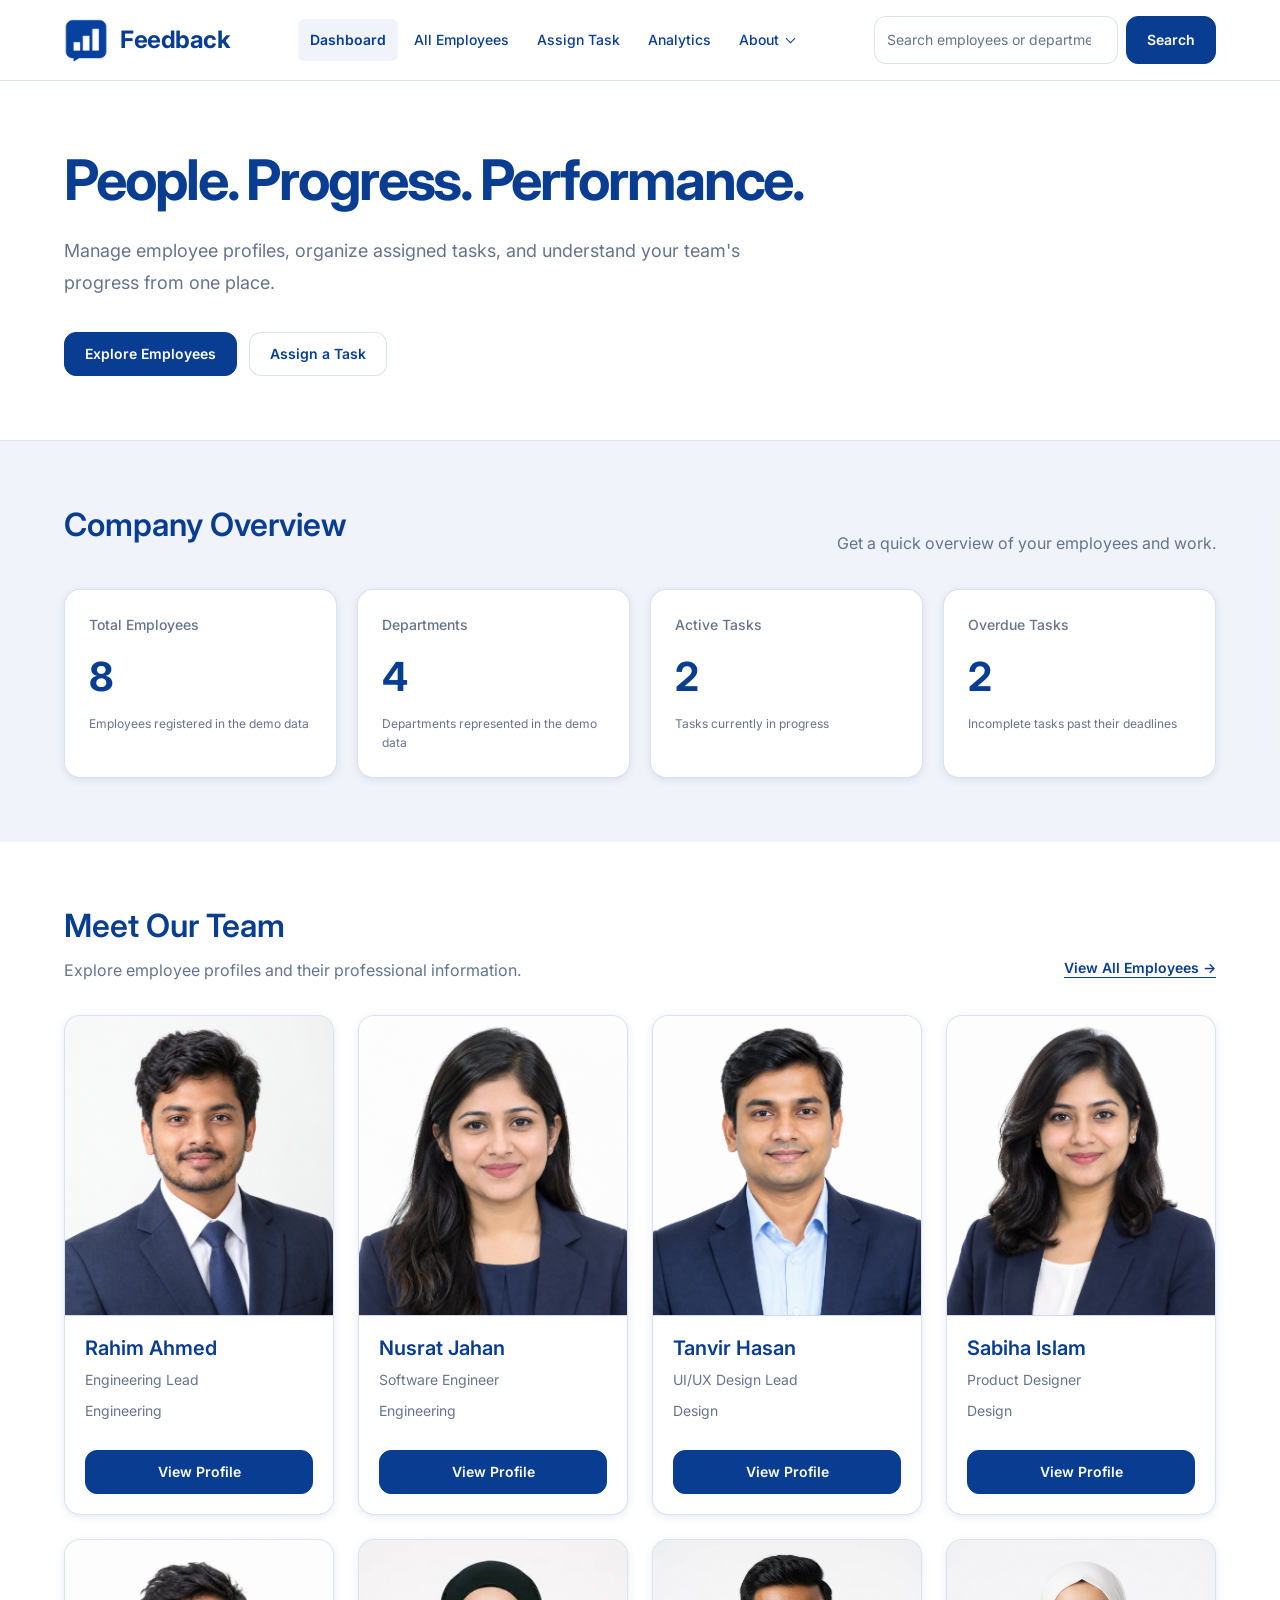
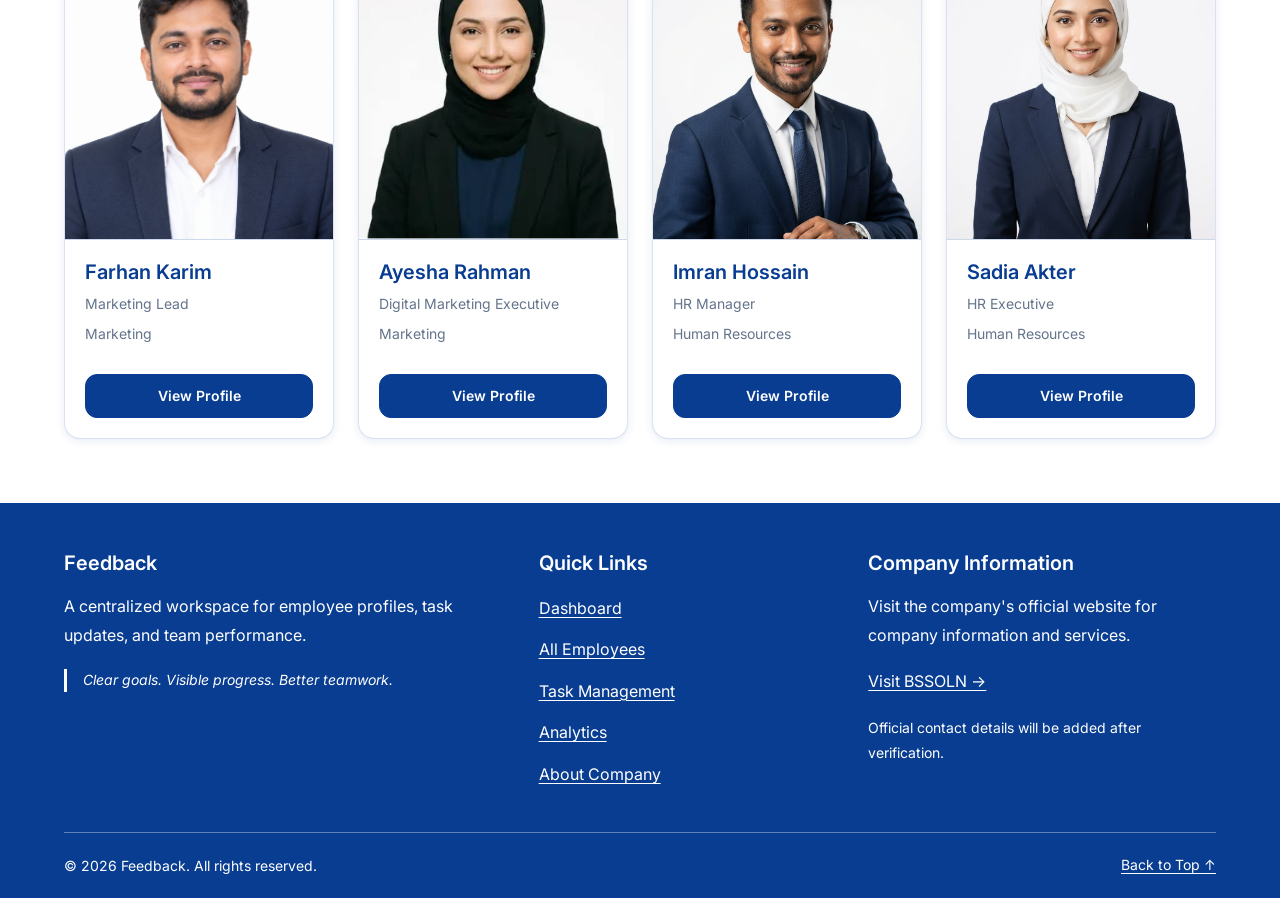
<file: index.html>
<!DOCTYPE html>
<html lang="en">

<head>
    <meta charset="UTF-8">
    <meta name="viewport" content="width=device-width, initial-scale=1.0">

    <meta name="description"
        content="Feedback is an employee management dashboard for exploring employee profiles, tracking tasks, and monitoring team progress.">

    <meta name="theme-color" content="#083D91">

    <title>Feedback | Employee Management Dashboard</title>

    <!-- Google Fonts: Inter -->
    <link rel="preconnect" href="https://fonts.googleapis.com">
    <link rel="preconnect" href="https://fonts.gstatic.com" crossorigin>
    <link href="https://fonts.googleapis.com/css2?family=Inter:wght@400;500;600;700&display=swap" rel="stylesheet">

    <!-- Shared CSS -->
    <link rel="stylesheet" href="css/variables.css">
    <link rel="stylesheet" href="css/common.css">

    <!-- Home page CSS -->
    <link rel="stylesheet" href="css/index.css">

    <!-- Home page JavaScript -->
    <script type="module" src="js/index.js"></script>
</head>

<body>

    <!-- Skip link for keyboard and screen-reader users -->
    <a class="skip-link" href="#main-content">
        Skip to main content
    </a>

    <!-- ==================== HEADER ==================== -->
    <header class="site-header" id="site-header">

        <div class="container header-container">

            <!-- Company logo and website name -->
            <a class="brand" href="index.html" aria-label="Feedback home">

                <img class="brand-logo" src="images/company-logo.png" alt="" width="44" height="44">

                <span class="brand-name">Feedback</span>

            </a>

            <!-- Main navigation -->
            <nav class="primary-navigation" aria-label="Main navigation">

                <ul class="navigation-list">

                    <li>
                        <a href="index.html" aria-current="page">
                            Dashboard
                        </a>
                    </li>

                    <li>
                        <a href="pages/all-employees.html">
                            All Employees
                        </a>
                    </li>

                    <li>
                        <a href="pages/tasks.html#assign-task">
                            Assign Task
                        </a>
                    </li>

                    <li>
                        <a href="pages/analytics.html">
                            Analytics
                        </a>
                    </li>

                    <li>
                        <details class="nav-dropdown">

                            <summary>About</summary>

                            <ul class="dropdown-list">

                                <li>
                                    <a href="pages/about.html#at-a-glance">
                                        At a Glance
                                    </a>
                                </li>

                                <li>
                                    <a href="pages/about.html#mission-vision">
                                        Mission &amp; Vision
                                    </a>
                                </li>

                                <li>
                                    <a href="pages/about.html#history">
                                        Company History
                                    </a>
                                </li>

                                <li>
                                    <a href="pages/about.html#policies">
                                        Policies &amp; Regulations
                                    </a>
                                </li>

                            </ul>

                        </details>
                    </li>

                </ul>

            </nav>

            <!-- Employee and department search -->
            <div class="header-tools">

                <form class="employee-search" id="employee-search-form" role="search" action="index.html" method="get">

                    <label class="visually-hidden" for="employee-search">
                        Search employees by name, ID, or department
                    </label>

                    <input type="search" id="employee-search" name="q" placeholder="Search employees or departments..."
                        autocomplete="off" aria-controls="employee-search-results">

                    <button type="submit" class="button button-primary">
                        Search
                    </button>

                    <!-- Search results will be rendered by JavaScript -->
                    <div class="search-results" id="employee-search-results" aria-live="polite" hidden></div>

                </form>

            </div>

        </div>

    </header>


    <!-- ==================== MAIN CONTENT ==================== -->
    <main id="main-content">

        <!-- Dashboard introduction -->
        <section class="hero-section" id="dashboard-overview" aria-labelledby="hero-title">

            <div class="container hero-container">

                <h1 id="hero-title">
                    People. Progress. Performance.
                </h1>

                <p class="hero-description">
                    Manage employee profiles, organize assigned tasks,
                    and understand your team's progress from one place.
                </p>

                <div class="hero-actions">

                    <a class="button button-primary" href="pages/all-employees.html">
                        Explore Employees
                    </a>

                    <a class="button button-secondary" href="pages/tasks.html#assign-task">
                        Assign a Task
                    </a>

                </div>

            </div>

        </section>


        <!-- Dashboard summary -->
        <section class="dashboard-overview section" aria-labelledby="overview-title">

            <div class="container">

                <div class="section-heading">

                    <h2 id="overview-title">
                        Company Overview
                    </h2>

                    <p>
                        Get a quick overview of your employees and work.
                    </p>

                </div>

                <div class="metrics-grid">

                    <article class="metric-card">

                        <h3>Total Employees</h3>

                        <p class="metric-value">
                            <span id="total-employees">—</span>
                        </p>

                        <p class="metric-description">
                            Employees registered in the demo data
                        </p>

                    </article>


                    <article class="metric-card">

                        <h3>Departments</h3>

                        <p class="metric-value">
                            <span id="total-departments">—</span>
                        </p>

                        <p class="metric-description">
                            Departments represented in the demo data
                        </p>

                    </article>


                    <article class="metric-card">

                        <h3>Active Tasks</h3>

                        <p class="metric-value">
                            <span id="active-tasks">—</span>
                        </p>

                        <p class="metric-description">
                            Tasks currently in progress
                        </p>

                    </article>


                    <article class="metric-card">

                        <h3>Overdue Tasks</h3>

                        <p class="metric-value">
                            <span id="overdue-tasks">—</span>
                        </p>

                        <p class="metric-description">
                            Incomplete tasks past their deadlines
                        </p>

                    </article>

                </div>

            </div>

        </section>


        <!-- Employee portfolio section -->
        <section class="employee-section section" id="employees" aria-labelledby="employees-title">

            <div class="container">

                <div class="section-heading employee-section-heading">

                    <div>

                        <h2 id="employees-title">
                            Meet Our Team
                        </h2>

                        <p id="employee-grid-help">
                            Explore employee profiles and their
                            professional information.
                        </p>

                    </div>

                    <a class="text-link" href="pages/all-employees.html">
                        View All Employees &rarr;
                    </a>

                </div>


                <!-- Employee cards will be rendered by JavaScript -->
                <div class="employee-grid" id="employee-grid" aria-describedby="employee-grid-help" aria-live="polite">

                    <p class="empty-state" id="employee-empty-state">
                        Employee profiles will appear here when
                        the demo data is loaded.
                    </p>

                </div>

            </div>

        </section>


        <!-- Display a helpful message if JavaScript is disabled -->
        <noscript>

            <div class="container">

                <p class="notice">
                    JavaScript is required to display employee profiles
                    and interactive dashboard information.
                    Please enable JavaScript in your browser.
                </p>

            </div>

        </noscript>

    </main>


    <!-- ==================== FOOTER ==================== -->
    <footer class="site-footer" id="site-footer">

        <div class="container">

            <div class="footer-content">

                <!-- Platform introduction -->
                <section class="footer-brand" aria-labelledby="footer-brand-title">

                    <h2 id="footer-brand-title">
                        Feedback
                    </h2>

                    <p>
                        A centralized workspace for employee profiles,
                        task updates, and team performance.
                    </p>

                    <blockquote>
                        Clear goals. Visible progress. Better teamwork.
                    </blockquote>

                </section>


                <!-- Useful navigation -->
                <nav class="footer-navigation" aria-label="Footer navigation">

                    <h2>Quick Links</h2>

                    <ul>

                        <li>
                            <a href="index.html">
                                Dashboard
                            </a>
                        </li>

                        <li>
                            <a href="pages/all-employees.html">
                                All Employees
                            </a>
                        </li>

                        <li>
                            <a href="pages/tasks.html">
                                Task Management
                            </a>
                        </li>

                        <li>
                            <a href="pages/analytics.html">
                                Analytics
                            </a>
                        </li>

                        <li>
                            <a href="pages/about.html">
                                About Company
                            </a>
                        </li>

                    </ul>

                </nav>


                <!-- Company information and external website -->
                <section class="footer-contact" aria-labelledby="footer-contact-title">

                    <h2 id="footer-contact-title">
                        Company Information
                    </h2>

                    <p>
                        Visit the company's official website for
                        company information and services.
                    </p>

                    <a href="https://bssoln.com/" target="_blank" rel="noopener noreferrer">
                        Visit BSSOLN &rarr;
                    </a>

                    <p class="contact-note">
                        Official contact details will be added
                        after verification.
                    </p>

                </section>

            </div>


            <!-- Copyright information -->
            <div class="footer-bottom">

                <p>
                    &copy; <span id="copyright-year">2026</span>
                    Feedback. All rights reserved.
                </p>

                <a href="#site-header">
                    Back to Top &uarr;
                </a>

            </div>

        </div>

    </footer>

</body>

</html>
</file>
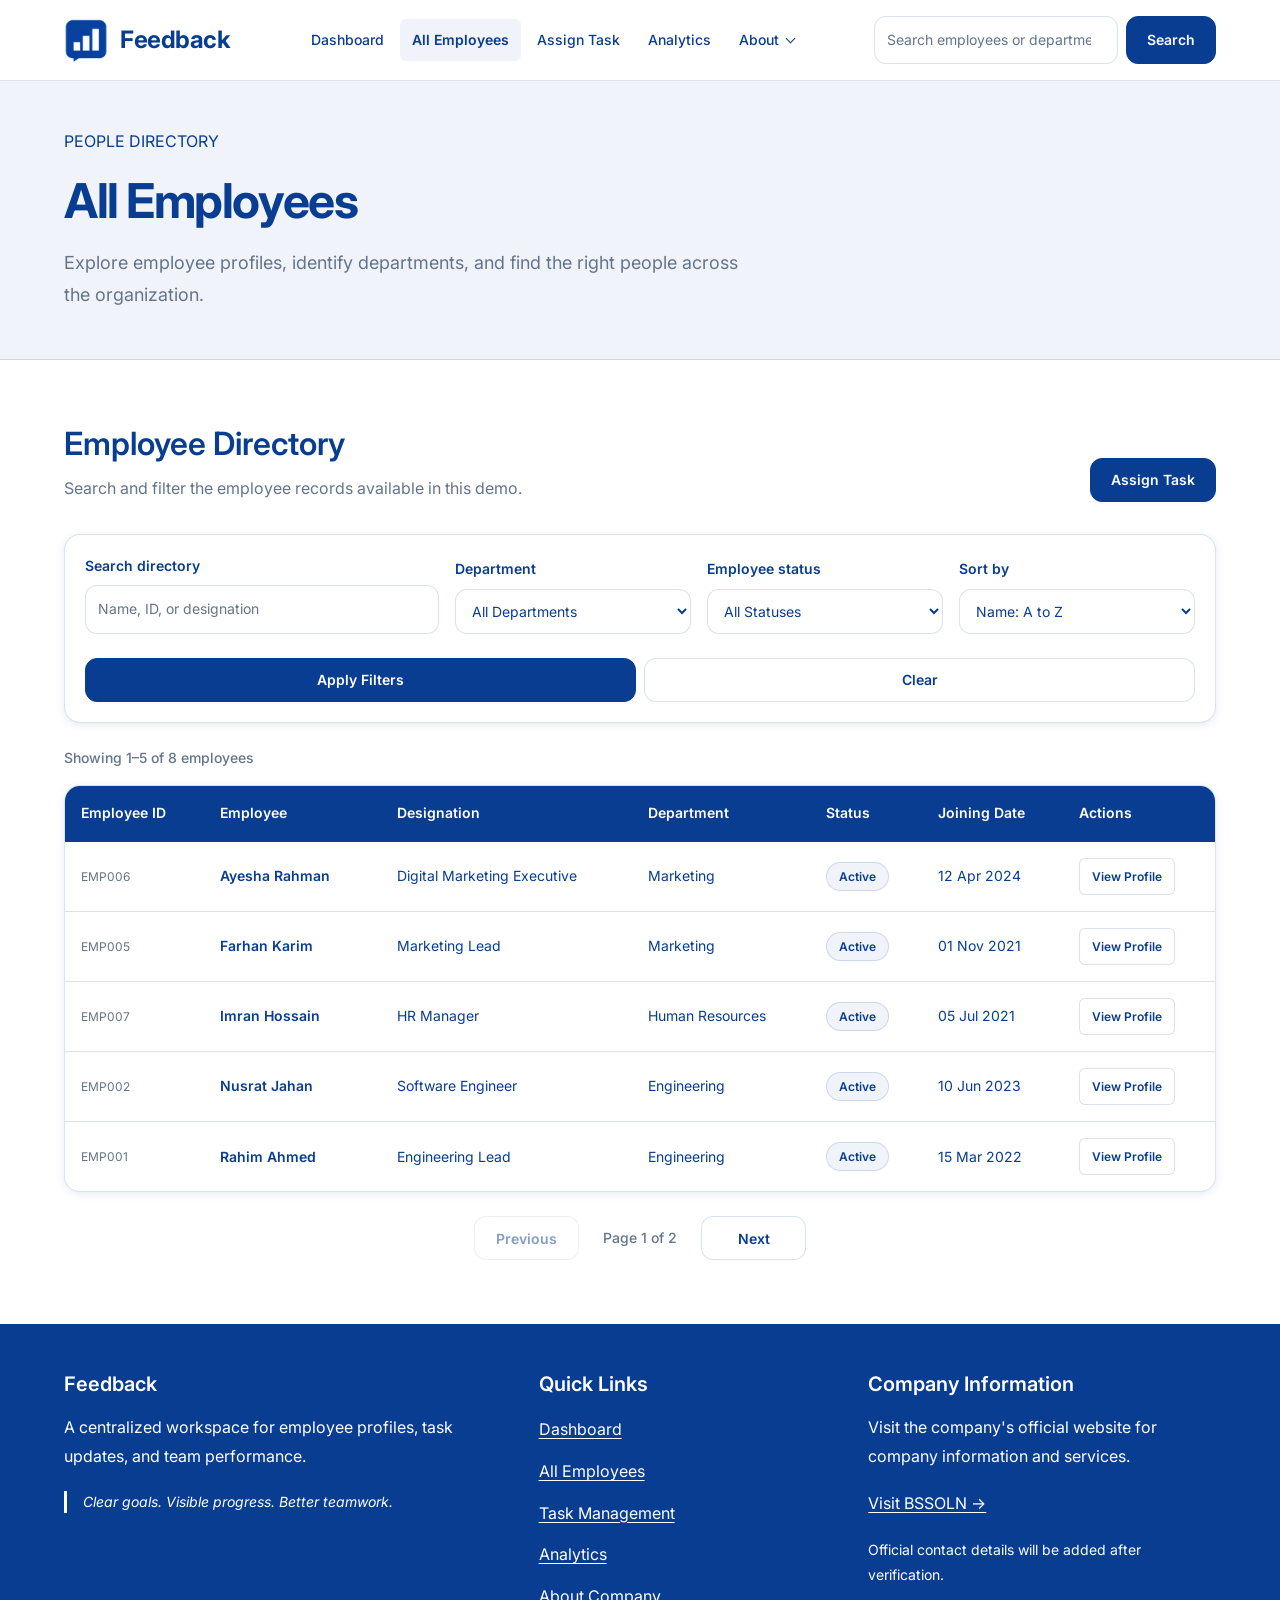
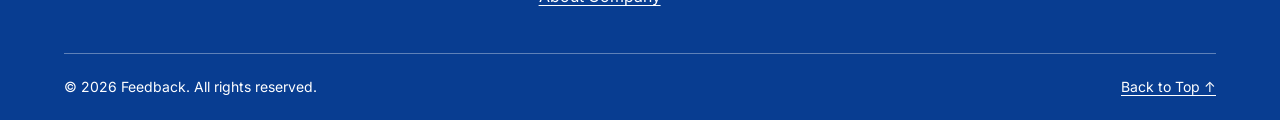
<file: pages/all-employees.html>
<!DOCTYPE html>
<html lang="en">

<head>
    <meta charset="UTF-8">
    <meta name="viewport" content="width=device-width, initial-scale=1.0">

    <meta
        name="description"
        content="Browse, search, and manage employee profiles across company departments using the Feedback employee directory."
    >

    <meta name="theme-color" content="#083D91">

    <title>All Employees | Feedback</title>

    <!-- Google Fonts -->
    <link rel="preconnect" href="https://fonts.googleapis.com">
    <link rel="preconnect" href="https://fonts.gstatic.com" crossorigin>
    <link
        href="https://fonts.googleapis.com/css2?family=Inter:wght@400;500;600;700&display=swap"
        rel="stylesheet"
    >

    <!-- Shared styles -->
    <link rel="stylesheet" href="../css/variables.css">
    <link rel="stylesheet" href="../css/common.css">

    <!-- Directory-specific styles -->
    <link rel="stylesheet" href="../css/all-employees.css">

    <!-- Directory functionality -->
    <script type="module" src="../js/employees.js"></script>
</head>

<body>

    <!-- Skip link -->
    <a class="skip-link" href="#main-content">
        Skip to main content
    </a>


    <!-- ==================== HEADER ==================== -->
    <header class="site-header" id="site-header">

        <div class="container header-container">

            <a
                class="brand"
                href="../index.html"
                aria-label="Feedback home"
            >
                <img
                    class="brand-logo"
                    src="../images/company-logo.png"
                    alt=""
                    width="44"
                    height="44"
                >

                <span class="brand-name">Feedback</span>
            </a>


            <!-- Main navigation -->
            <nav
                class="primary-navigation"
                aria-label="Main navigation"
            >
                <ul class="navigation-list">

                    <li>
                        <a href="../index.html">
                            Dashboard
                        </a>
                    </li>

                    <li>
                        <a
                            href="all-employees.html"
                            aria-current="page"
                        >
                            All Employees
                        </a>
                    </li>

                    <li>
                        <a href="tasks.html#assign-task">
                            Assign Task
                        </a>
                    </li>

                    <li>
                        <a href="analytics.html">
                            Analytics
                        </a>
                    </li>

                    <li>
                        <details class="nav-dropdown">

                            <summary>About</summary>

                            <ul class="dropdown-list">

                                <li>
                                    <a href="about.html#at-a-glance">
                                        At a Glance
                                    </a>
                                </li>

                                <li>
                                    <a href="about.html#mission-vision">
                                        Mission &amp; Vision
                                    </a>
                                </li>

                                <li>
                                    <a href="about.html#history">
                                        Company History
                                    </a>
                                </li>

                                <li>
                                    <a href="about.html#policies">
                                        Policies &amp; Regulations
                                    </a>
                                </li>

                            </ul>

                        </details>
                    </li>

                </ul>
            </nav>


            <!-- Shared employee search -->
            <div class="header-tools">

                <form
                    class="employee-search"
                    id="employee-search-form"
                    role="search"
                    action="all-employees.html"
                    method="get"
                >

                    <label
                        class="visually-hidden"
                        for="employee-search"
                    >
                        Search employees by name, ID, or department
                    </label>

                    <input
                        type="search"
                        id="employee-search"
                        name="q"
                        placeholder="Search employees or departments..."
                        autocomplete="off"
                        aria-controls="employee-search-results"
                    >

                    <button
                        type="submit"
                        class="button button-primary"
                    >
                        Search
                    </button>

                    <div
                        class="search-results"
                        id="employee-search-results"
                        aria-live="polite"
                        hidden
                    ></div>

                </form>

            </div>

        </div>

    </header>


    <!-- ==================== MAIN CONTENT ==================== -->
    <main id="main-content">

        <!-- Page introduction -->
        <section
            class="directory-hero"
            aria-labelledby="directory-title"
        >

            <div class="container">

                <p class="eyebrow">
                    PEOPLE DIRECTORY
                </p>

                <h1 id="directory-title">
                    All Employees
                </h1>

                <p class="directory-description">
                    Explore employee profiles, identify departments,
                    and find the right people across the organization.
                </p>

            </div>

        </section>


        <!-- Employee directory -->
        <section
            class="employee-directory section"
            aria-labelledby="directory-list-title"
        >

            <div class="container">

                <!-- Directory heading -->
                <div class="directory-heading">

                    <div>
                        <h2 id="directory-list-title">
                            Employee Directory
                        </h2>

                        <p id="directory-description">
                            Search and filter the employee records
                            available in this demo.
                        </p>
                    </div>

                    <!-- Reserved for an authorized admin action -->
                    <a
                        class="button button-primary"
                        href="tasks.html#assign-task"
                    >
                        Assign Task
                    </a>

                </div>


                <!-- Filters and controls -->
                <form
                    class="directory-filters"
                    id="directory-filter-form"
                >

                    <div class="filter-field">

                        <label for="directory-search">
                            Search directory
                        </label>

                        <input
                            type="search"
                            id="directory-search"
                            name="search"
                            placeholder="Name, ID, or designation"
                            autocomplete="off"
                        >

                    </div>


                    <div class="filter-field">

                        <label for="department-filter">
                            Department
                        </label>

                        <select
                            id="department-filter"
                            name="department"
                        >
                            <option value="">
                                All Departments
                            </option>
                        </select>

                    </div>


                    <div class="filter-field">

                        <label for="status-filter">
                            Employee status
                        </label>

                        <select
                            id="status-filter"
                            name="status"
                        >
                            <option value="">
                                All Statuses
                            </option>

                            <option value="Active">
                                Active
                            </option>

                            <option value="Inactive">
                                Inactive
                            </option>
                        </select>

                    </div>


                    <div class="filter-field">

                        <label for="sort-filter">
                            Sort by
                        </label>

                        <select
                            id="sort-filter"
                            name="sort"
                        >
                            <option value="name-asc">
                                Name: A to Z
                            </option>

                            <option value="name-desc">
                                Name: Z to A
                            </option>

                            <option value="department-asc">
                                Department
                            </option>

                            <option value="joining-newest">
                                Newest Joining Date
                            </option>

                            <option value="joining-oldest">
                                Oldest Joining Date
                            </option>
                        </select>

                    </div>


                    <div class="filter-actions">

                        <button
                            type="submit"
                            class="button button-primary"
                        >
                            Apply Filters
                        </button>

                        <button
                            type="reset"
                            class="button button-secondary"
                            id="clear-directory-filters"
                        >
                            Clear
                        </button>

                    </div>

                </form>


                <!-- Employee count and results information -->
                <div class="directory-toolbar">

                    <p
                        id="directory-result-count"
                        aria-live="polite"
                    >
                        Loading employee records...
                    </p>

                </div>


                <!-- Accessible table wrapper -->
                <div
                    class="employee-table-wrapper"
                    role="region"
                    aria-label="Employee directory table"
                    tabindex="0"
                >

                    <table class="employee-table">

                        <caption class="visually-hidden">
                            Employee directory containing employee IDs,
                            names, designations, departments, statuses,
                            joining dates, and profile links.
                        </caption>

                        <thead>
                            <tr>

                                <th scope="col">
                                    Employee ID
                                </th>

                                <th scope="col">
                                    Employee
                                </th>

                                <th scope="col">
                                    Designation
                                </th>

                                <th scope="col">
                                    Department
                                </th>

                                <th scope="col">
                                    Status
                                </th>

                                <th scope="col">
                                    Joining Date
                                </th>

                                <th scope="col">
                                    Actions
                                </th>

                            </tr>
                        </thead>


                        <tbody id="employee-table-body">

                            <!--
                                JavaScript will render employee rows here.
                            -->

                            <tr id="directory-empty-row">
                                <td colspan="7">
                                    Employee records will appear here
                                    when the directory loads.
                                </td>
                            </tr>

                        </tbody>

                    </table>

                </div>


                <!-- Pagination controls -->
                <nav
                    class="directory-pagination"
                    aria-label="Employee directory pagination"
                >

                    <button
                        type="button"
                        class="button button-secondary"
                        id="previous-page"
                        disabled
                    >
                        Previous
                    </button>

                    <p
                        id="pagination-status"
                        aria-live="polite"
                    >
                        Page 1
                    </p>

                    <button
                        type="button"
                        class="button button-secondary"
                        id="next-page"
                        disabled
                    >
                        Next
                    </button>

                </nav>

            </div>

        </section>

    </main>


    <!-- ==================== FOOTER ==================== -->
    <footer class="site-footer" id="site-footer">

        <div class="container">

            <div class="footer-content">

                <section
                    class="footer-brand"
                    aria-labelledby="footer-brand-title"
                >

                    <h2 id="footer-brand-title">
                        Feedback
                    </h2>

                    <p>
                        A centralized workspace for employee profiles,
                        task updates, and team performance.
                    </p>

                    <blockquote>
                        Clear goals. Visible progress. Better teamwork.
                    </blockquote>

                </section>


                <nav
                    class="footer-navigation"
                    aria-label="Footer navigation"
                >

                    <h2>Quick Links</h2>

                    <ul>

                        <li>
                            <a href="../index.html">
                                Dashboard
                            </a>
                        </li>

                        <li>
                            <a href="all-employees.html">
                                All Employees
                            </a>
                        </li>

                        <li>
                            <a href="tasks.html">
                                Task Management
                            </a>
                        </li>

                        <li>
                            <a href="analytics.html">
                                Analytics
                            </a>
                        </li>

                        <li>
                            <a href="about.html">
                                About Company
                            </a>
                        </li>

                    </ul>

                </nav>


                <section
                    class="footer-contact"
                    aria-labelledby="footer-contact-title"
                >

                    <h2 id="footer-contact-title">
                        Company Information
                    </h2>

                    <p>
                        Visit the company's official website for
                        company information and services.
                    </p>

                    <a
                        href="https://bssoln.com/"
                        target="_blank"
                        rel="noopener noreferrer"
                    >
                        Visit BSSOLN &rarr;
                    </a>

                    <p class="contact-note">
                        Official contact details will be added
                        after verification.
                    </p>

                </section>

            </div>


            <div class="footer-bottom">

                <p>
                    &copy; <span id="copyright-year">2026</span>
                    Feedback. All rights reserved.
                </p>

                <a href="#site-header">
                    Back to Top &uarr;
                </a>

            </div>

        </div>

    </footer>

</body>

</html>
</file>
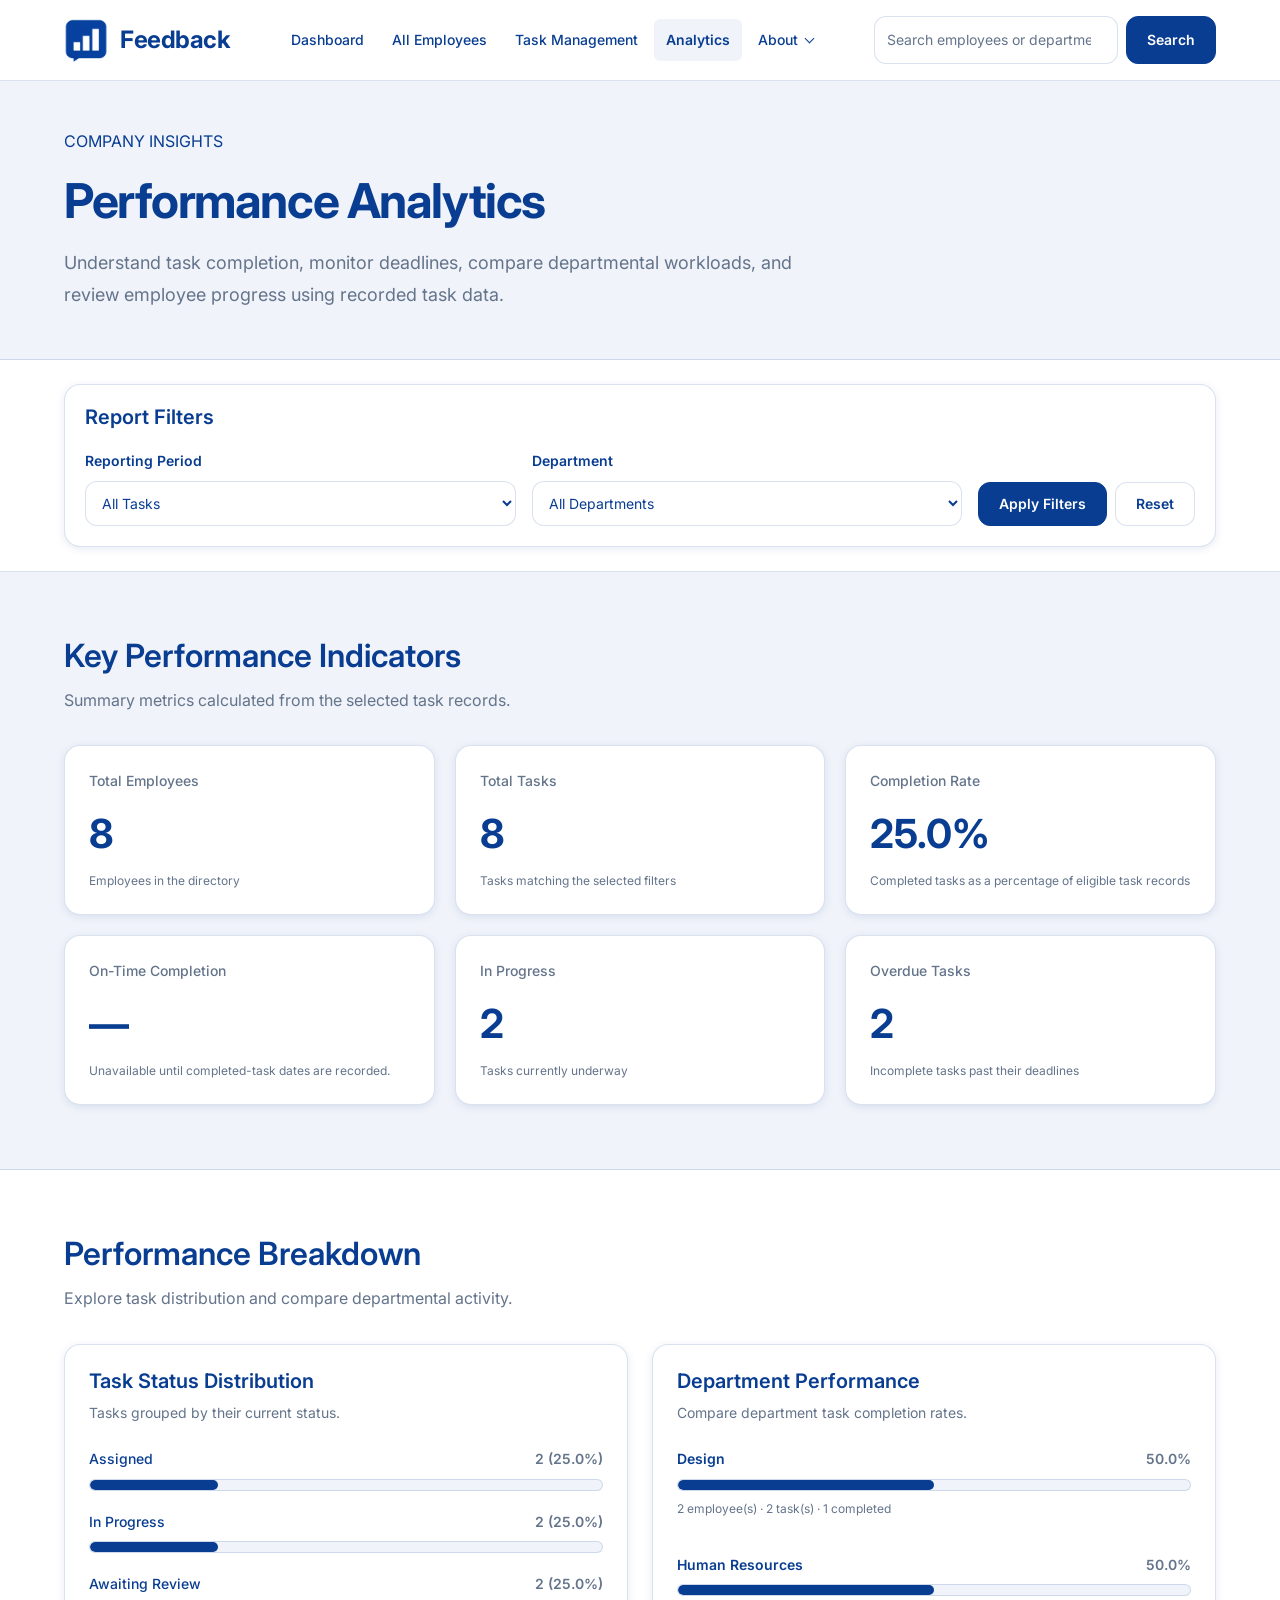
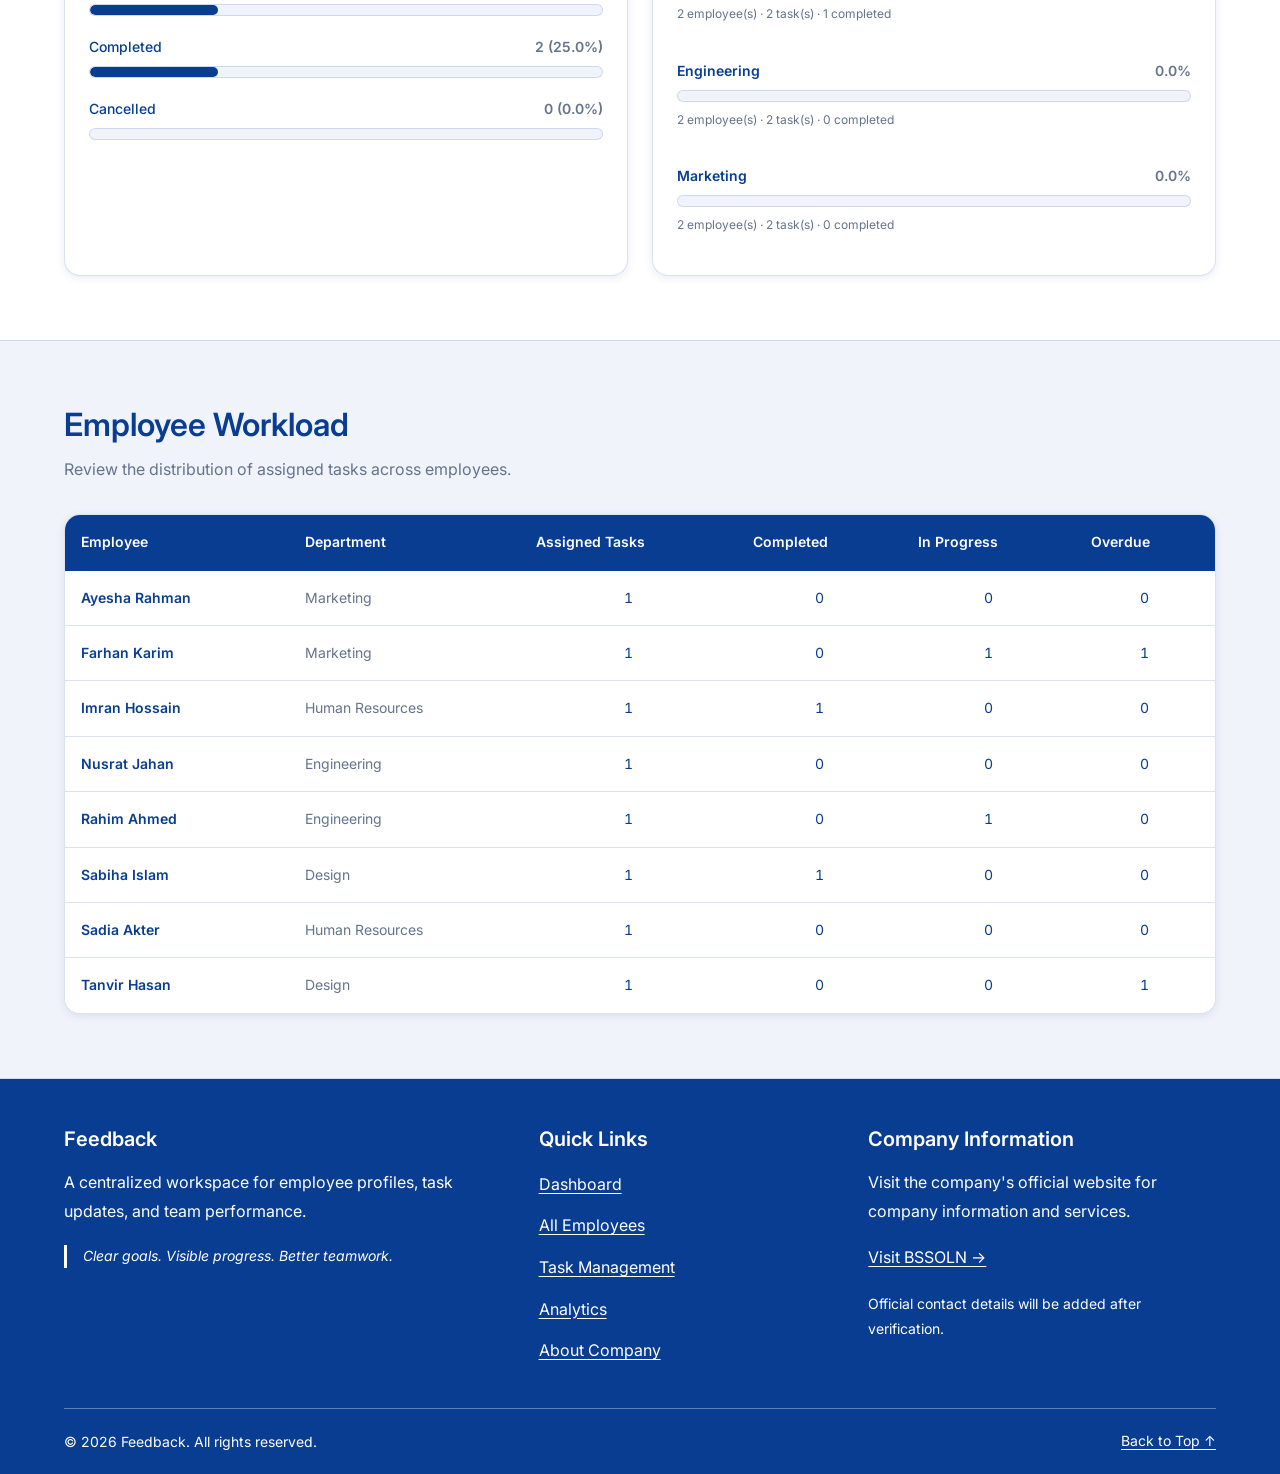
<file: pages/analytics.html>
<!DOCTYPE html>
<html lang="en">

<head>
    <meta charset="UTF-8">
    <meta name="viewport" content="width=device-width, initial-scale=1.0">

    <meta name="robots" content="noindex, nofollow">

    <meta
        name="description"
        content="Analyze employee workload, department performance, task completion, and overdue work in the Feedback management dashboard."
    >

    <meta name="theme-color" content="#083D91">

    <title>Analytics | Feedback</title>

    <!-- Google Fonts -->
    <link rel="preconnect" href="https://fonts.googleapis.com">
    <link rel="preconnect" href="https://fonts.gstatic.com" crossorigin>
    <link
        href="https://fonts.googleapis.com/css2?family=Inter:wght@400;500;600;700&display=swap"
        rel="stylesheet"
    >

    <!-- Shared CSS -->
    <link rel="stylesheet" href="../css/variables.css">
    <link rel="stylesheet" href="../css/common.css">

    <!-- Analytics CSS -->
    <link rel="stylesheet" href="../css/analytics.css">

    <!-- Analytics JavaScript -->
    <script type="module" src="../js/analytics.js"></script>
</head>

<body>

    <a class="skip-link" href="#main-content">
        Skip to main content
    </a>


    <!-- ==================== HEADER ==================== -->
    <header class="site-header" id="site-header">

        <div class="container header-container">

            <a
                class="brand"
                href="../index.html"
                aria-label="Feedback home"
            >
                <img
                    class="brand-logo"
                    src="../images/company-logo.png"
                    alt=""
                    width="44"
                    height="44"
                >

                <span class="brand-name">Feedback</span>
            </a>


            <nav
                class="primary-navigation"
                aria-label="Main navigation"
            >
                <ul class="navigation-list">

                    <li>
                        <a href="../index.html">
                            Dashboard
                        </a>
                    </li>

                    <li>
                        <a href="all-employees.html">
                            All Employees
                        </a>
                    </li>

                    <li>
                        <a href="tasks.html">
                            Task Management
                        </a>
                    </li>

                    <li>
                        <a
                            href="analytics.html"
                            aria-current="page"
                        >
                            Analytics
                        </a>
                    </li>

                    <li>
                        <details class="nav-dropdown">

                            <summary>About</summary>

                            <ul class="dropdown-list">

                                <li>
                                    <a href="about.html#at-a-glance">
                                        At a Glance
                                    </a>
                                </li>

                                <li>
                                    <a href="about.html#mission-vision">
                                        Mission &amp; Vision
                                    </a>
                                </li>

                                <li>
                                    <a href="about.html#history">
                                        Company History
                                    </a>
                                </li>

                                <li>
                                    <a href="about.html#policies">
                                        Policies &amp; Regulations
                                    </a>
                                </li>

                            </ul>

                        </details>
                    </li>

                </ul>
            </nav>


            <!-- Shared employee search -->
            <div class="header-tools">

                <form
                    class="employee-search"
                    id="employee-search-form"
                    role="search"
                    action="../index.html"
                    method="get"
                >

                    <label
                        class="visually-hidden"
                        for="employee-search"
                    >
                        Search employees by name, ID, or department
                    </label>

                    <input
                        type="search"
                        id="employee-search"
                        name="q"
                        placeholder="Search employees or departments..."
                        autocomplete="off"
                        aria-controls="employee-search-results"
                    >

                    <button
                        type="submit"
                        class="button button-primary"
                    >
                        Search
                    </button>

                    <div
                        class="search-results"
                        id="employee-search-results"
                        aria-live="polite"
                        hidden
                    ></div>

                </form>

            </div>

        </div>

    </header>


    <!-- ==================== MAIN CONTENT ==================== -->
    <main id="main-content">

        <!-- Page introduction -->
        <section
            class="analytics-hero"
            aria-labelledby="analytics-title"
        >

            <div class="container">

                <p class="eyebrow">
                    COMPANY INSIGHTS
                </p>

                <h1 id="analytics-title">
                    Performance Analytics
                </h1>

                <p class="analytics-description">
                    Understand task completion, monitor deadlines,
                    compare departmental workloads, and review
                    employee progress using recorded task data.
                </p>

            </div>

        </section>


        <!-- ==================== FILTERS ==================== -->
        <section
            class="analytics-filters-section"
            aria-labelledby="analytics-filters-title"
        >

            <div class="container">

                <div class="analytics-filter-panel">

                    <h2 id="analytics-filters-title">
                        Report Filters
                    </h2>

                    <form
                        class="analytics-filter-form"
                        id="analytics-filter-form"
                    >

                        <div class="analytics-filter-field">

                            <label for="analytics-period">
                                Reporting Period
                            </label>

                            <select
                                id="analytics-period"
                                name="period"
                            >

                                <option value="all">
                                    All Tasks
                                </option>

                                <option value="7">
                                    Last 7 Days
                                </option>

                                <option value="30">
                                    Last 30 Days
                                </option>

                                <option value="90">
                                    Last 90 Days
                                </option>

                            </select>

                        </div>


                        <div class="analytics-filter-field">

                            <label for="analytics-department">
                                Department
                            </label>

                            <select
                                id="analytics-department"
                                name="department"
                            >

                                <option value="">
                                    All Departments
                                </option>

                            </select>

                        </div>


                        <div class="analytics-filter-actions">

                            <button
                                type="submit"
                                class="button button-primary"
                            >
                                Apply Filters
                            </button>

                            <button
                                type="reset"
                                class="button button-secondary"
                                id="reset-analytics-filters"
                            >
                                Reset
                            </button>

                        </div>

                    </form>

                </div>

            </div>

        </section>


        <!-- ==================== KPI CARDS ==================== -->
        <section
            class="analytics-overview section"
            aria-labelledby="analytics-overview-title"
        >

            <div class="container">

                <div class="section-heading">

                    <h2 id="analytics-overview-title">
                        Key Performance Indicators
                    </h2>

                    <p>
                        Summary metrics calculated from the selected
                        task records.
                    </p>

                </div>


                <div class="analytics-kpi-grid">

                    <article class="analytics-kpi-card">

                        <h3>Total Employees</h3>

                        <p
                            class="analytics-kpi-value"
                            id="analytics-total-employees"
                        >
                            —
                        </p>

                        <p class="analytics-kpi-description">
                            Employees in the directory
                        </p>

                    </article>


                    <article class="analytics-kpi-card">

                        <h3>Total Tasks</h3>

                        <p
                            class="analytics-kpi-value"
                            id="analytics-total-tasks"
                        >
                            —
                        </p>

                        <p class="analytics-kpi-description">
                            Tasks matching the selected filters
                        </p>

                    </article>


                    <article class="analytics-kpi-card">

                        <h3>Completion Rate</h3>

                        <p
                            class="analytics-kpi-value"
                            id="analytics-completion-rate"
                        >
                            —
                        </p>

                        <p class="analytics-kpi-description">
                            Completed tasks as a percentage of
                            eligible task records
                        </p>

                    </article>


                    <article class="analytics-kpi-card">

                        <h3>On-Time Completion</h3>

                        <p
                            class="analytics-kpi-value"
                            id="analytics-on-time-rate"
                        >
                            —
                        </p>

                        <p class="analytics-kpi-description">
                            Completed tasks finished by their deadlines
                        </p>

                    </article>


                    <article class="analytics-kpi-card">

                        <h3>In Progress</h3>

                        <p
                            class="analytics-kpi-value"
                            id="analytics-in-progress"
                        >
                            —
                        </p>

                        <p class="analytics-kpi-description">
                            Tasks currently underway
                        </p>

                    </article>


                    <article class="analytics-kpi-card">

                        <h3>Overdue Tasks</h3>

                        <p
                            class="analytics-kpi-value"
                            id="analytics-overdue"
                        >
                            —
                        </p>

                        <p class="analytics-kpi-description">
                            Incomplete tasks past their deadlines
                        </p>

                    </article>

                </div>

            </div>

        </section>


        <!-- ==================== CHARTS ==================== -->
        <section
            class="analytics-charts-section section"
            aria-labelledby="analytics-charts-title"
        >

            <div class="container">

                <div class="section-heading">

                    <h2 id="analytics-charts-title">
                        Performance Breakdown
                    </h2>

                    <p>
                        Explore task distribution and compare
                        departmental activity.
                    </p>

                </div>


                <div class="analytics-charts-grid">

                    <!-- Task status chart -->
                    <article class="analytics-panel">

                        <div class="analytics-panel-heading">

                            <h3>Task Status Distribution</h3>

                            <p>
                                Tasks grouped by their current status.
                            </p>

                        </div>

                        <div
                            class="analytics-chart"
                            id="task-status-chart"
                            role="region"
                            aria-label="Task status distribution chart"
                            aria-live="polite"
                        >

                            <p class="empty-state">
                                Task status chart will appear here.
                            </p>

                        </div>

                    </article>


                    <!-- Department comparison -->
                    <article class="analytics-panel">

                        <div class="analytics-panel-heading">

                            <h3>Department Performance</h3>

                            <p>
                                Compare department task completion rates.
                            </p>

                        </div>

                        <div
                            class="analytics-chart"
                            id="department-performance-chart"
                            role="region"
                            aria-label="Department performance comparison"
                            aria-live="polite"
                        >

                            <p class="empty-state">
                                Department comparison will appear here.
                            </p>

                        </div>

                    </article>

                </div>

            </div>

        </section>


        <!-- ==================== EMPLOYEE WORKLOAD ==================== -->
        <section
            class="analytics-workload-section section"
            aria-labelledby="employee-workload-title"
        >

            <div class="container">

                <div class="section-heading">

                    <h2 id="employee-workload-title">
                        Employee Workload
                    </h2>

                    <p>
                        Review the distribution of assigned tasks
                        across employees.
                    </p>

                </div>


                <div
                    class="analytics-table-wrapper"
                    role="region"
                    aria-label="Employee workload report"
                    tabindex="0"
                >

                    <table class="analytics-table">

                        <caption class="visually-hidden">
                            Employee workload report including employee,
                            department, assigned tasks, completed tasks,
                            in-progress tasks, and overdue tasks.
                        </caption>

                        <thead>

                            <tr>

                                <th scope="col">Employee</th>

                                <th scope="col">Department</th>

                                <th scope="col">Assigned Tasks</th>

                                <th scope="col">Completed</th>

                                <th scope="col">In Progress</th>

                                <th scope="col">Overdue</th>

                            </tr>

                        </thead>

                        <tbody id="employee-workload-body">

                            <tr>

                                <td colspan="6">
                                    Employee workload data will appear here.
                                </td>

                            </tr>

                        </tbody>

                    </table>

                </div>

            </div>

        </section>


    </main>


    <!-- ==================== FOOTER ==================== -->
    <footer class="site-footer" id="site-footer">

        <div class="container">

            <div class="footer-content">

                <section
                    class="footer-brand"
                    aria-labelledby="footer-brand-title"
                >

                    <h2 id="footer-brand-title">
                        Feedback
                    </h2>

                    <p>
                        A centralized workspace for employee profiles,
                        task updates, and team performance.
                    </p>

                    <blockquote>
                        Clear goals. Visible progress. Better teamwork.
                    </blockquote>

                </section>


                <nav
                    class="footer-navigation"
                    aria-label="Footer navigation"
                >

                    <h2>Quick Links</h2>

                    <ul>

                        <li>
                            <a href="../index.html">Dashboard</a>
                        </li>

                        <li>
                            <a href="all-employees.html">All Employees</a>
                        </li>

                        <li>
                            <a href="tasks.html">Task Management</a>
                        </li>

                        <li>
                            <a href="analytics.html">Analytics</a>
                        </li>

                        <li>
                            <a href="about.html">About Company</a>
                        </li>

                    </ul>

                </nav>


                <section
                    class="footer-contact"
                    aria-labelledby="footer-contact-title"
                >

                    <h2 id="footer-contact-title">
                        Company Information
                    </h2>

                    <p>
                        Visit the company's official website for
                        company information and services.
                    </p>

                    <a
                        href="https://bssoln.com/"
                        target="_blank"
                        rel="noopener noreferrer"
                    >
                        Visit BSSOLN &rarr;
                    </a>

                    <p class="contact-note">
                        Official contact details will be added
                        after verification.
                    </p>

                </section>

            </div>


            <div class="footer-bottom">

                <p>
                    &copy; <span id="copyright-year">2026</span>
                    Feedback. All rights reserved.
                </p>

                <a href="#site-header">
                    Back to Top &uarr;
                </a>

            </div>

        </div>

    </footer>

</body>

</html>
</file>
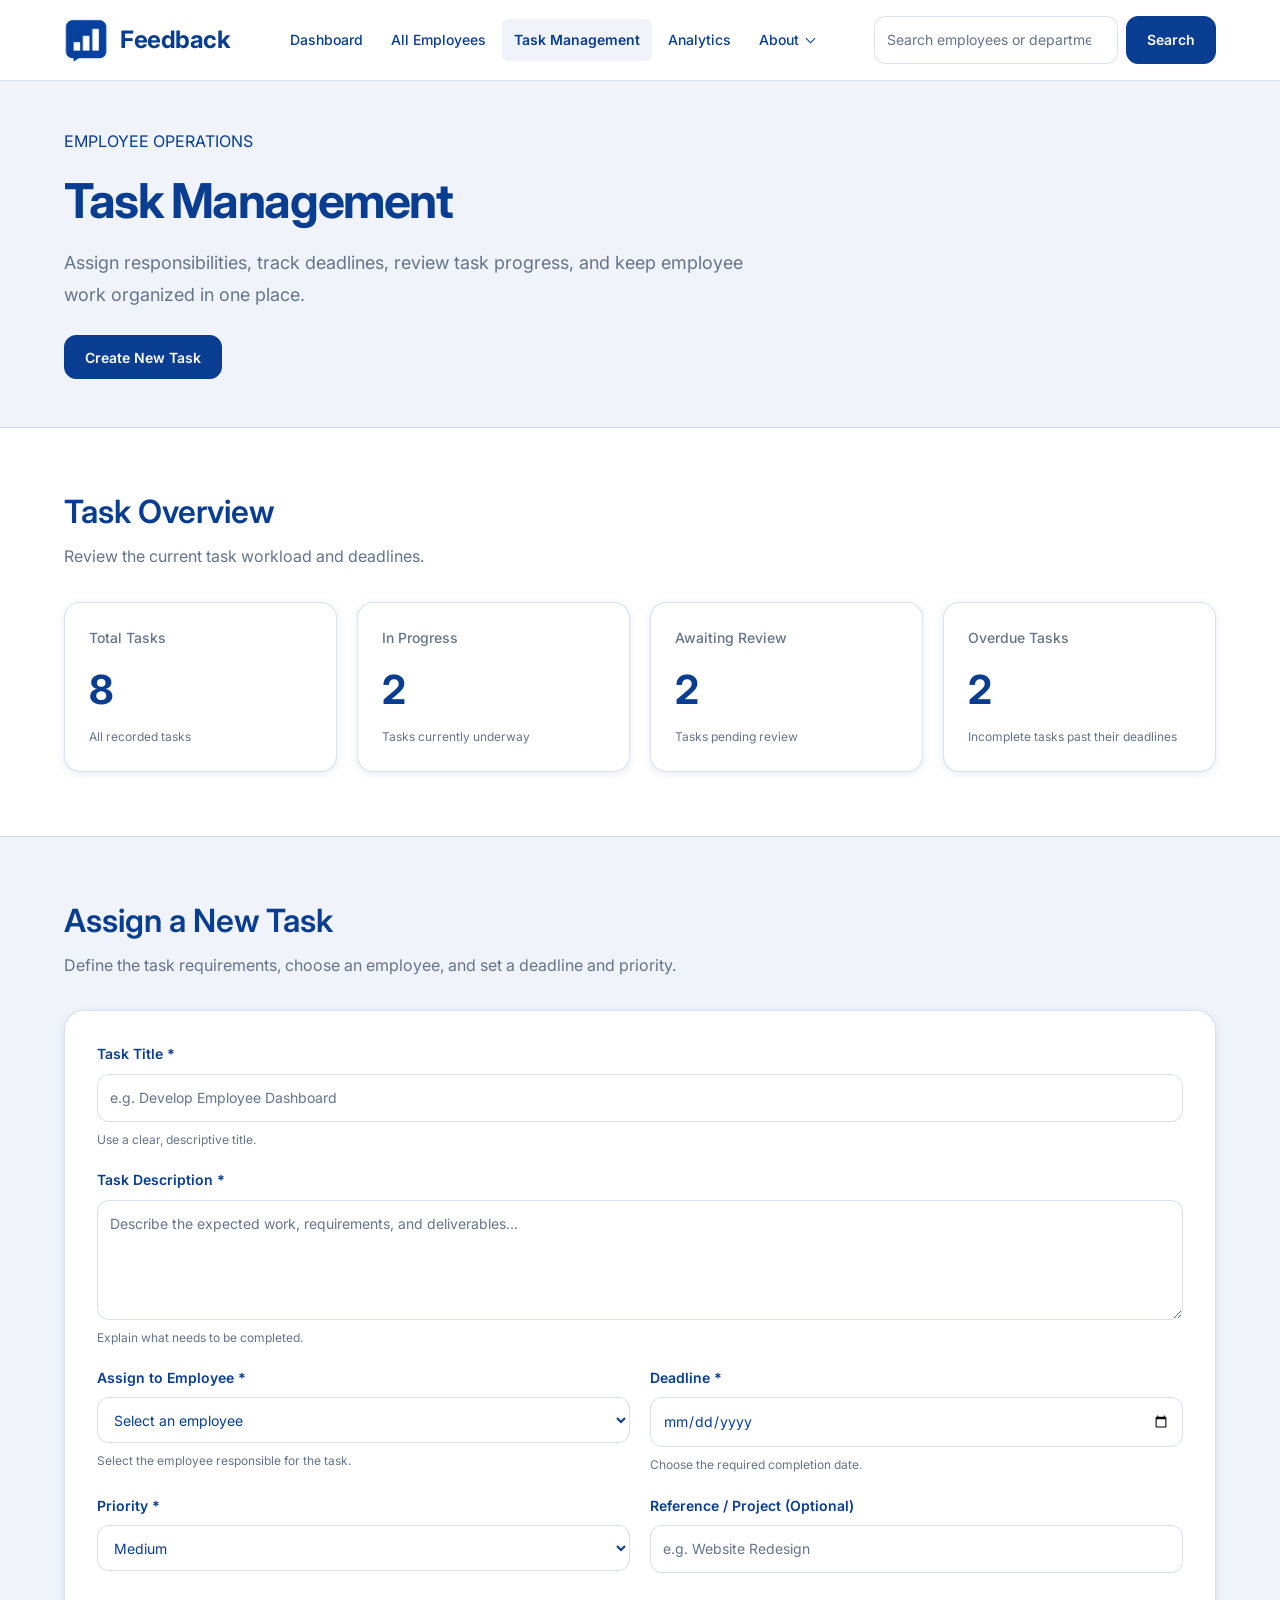
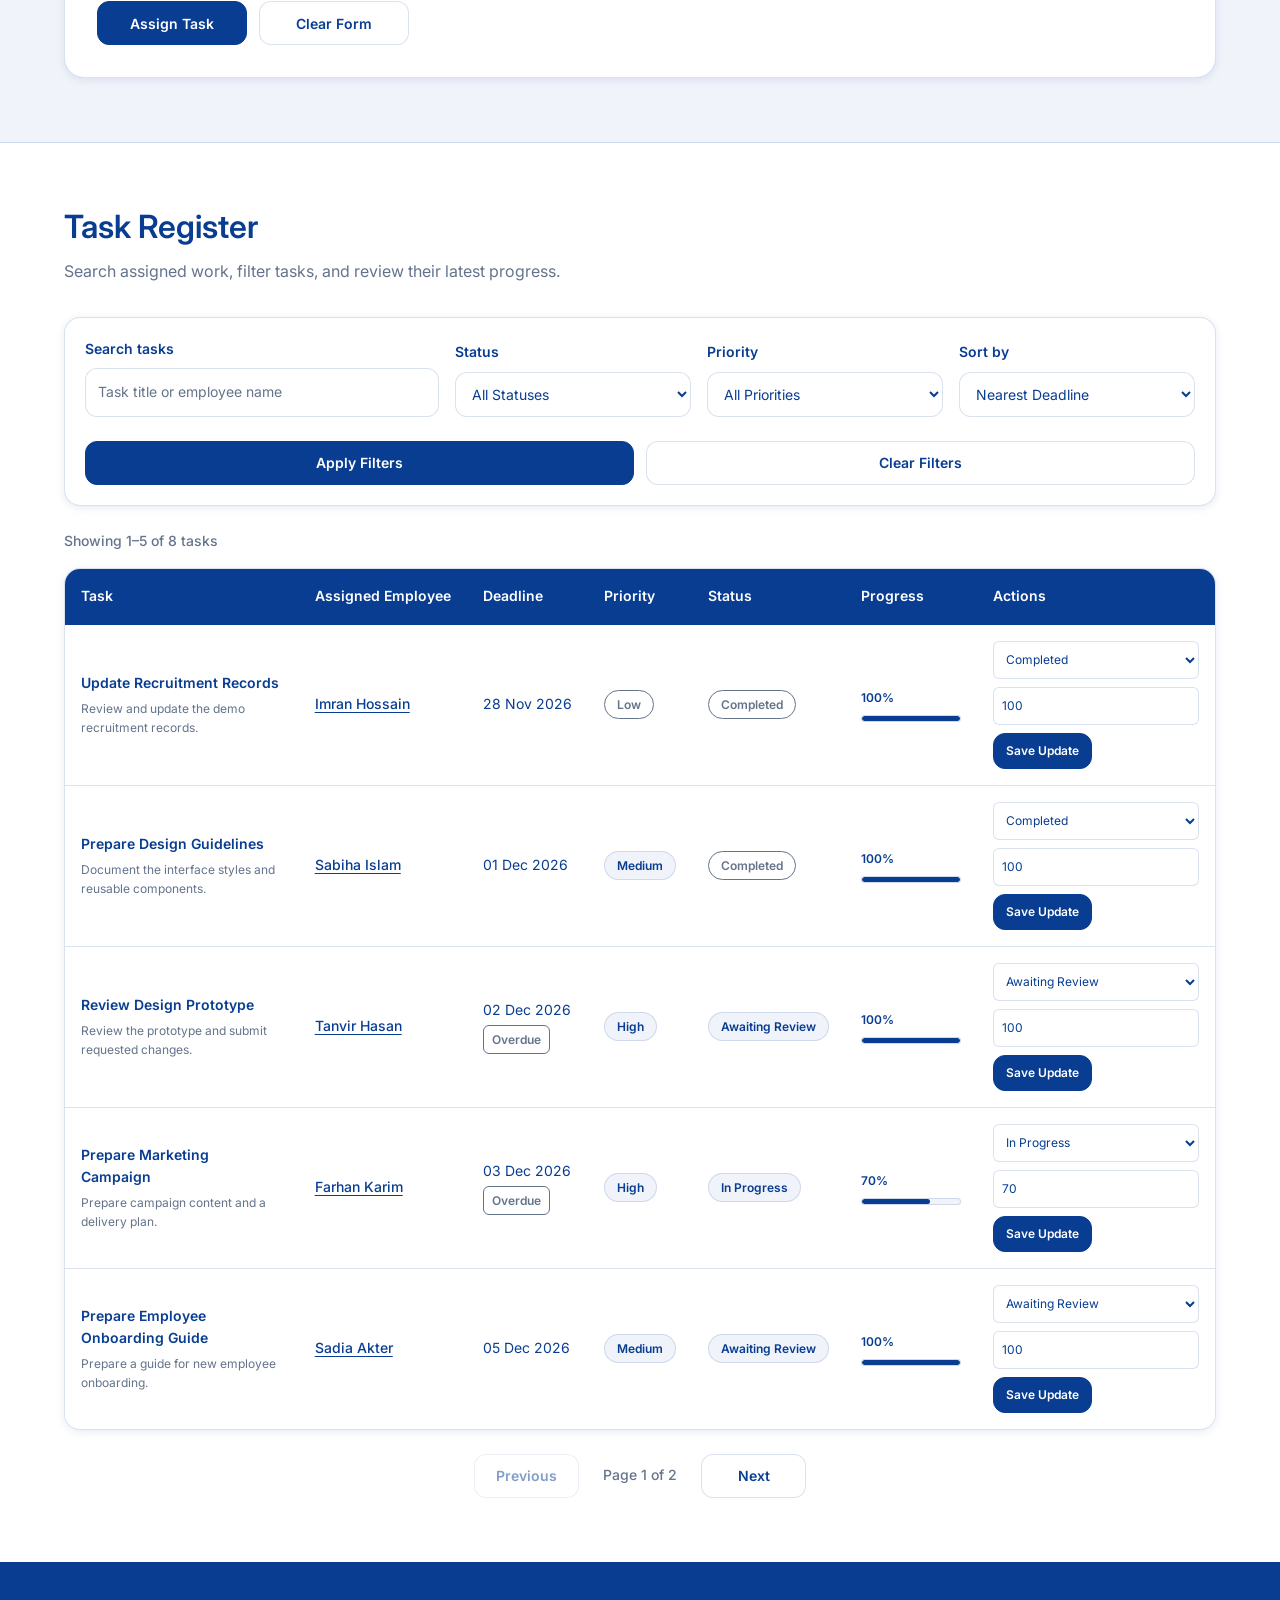
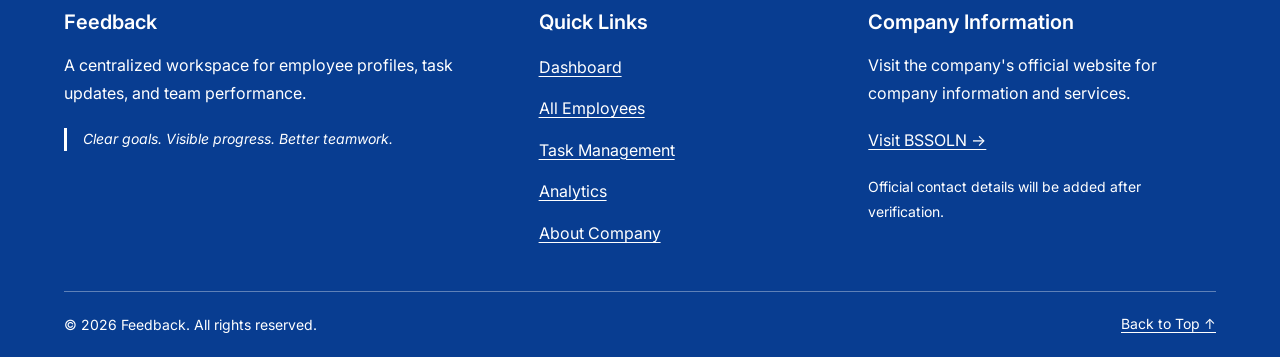
<file: pages/tasks.html>
<!DOCTYPE html>
<html lang="en">

<head>
    <meta charset="UTF-8">
    <meta name="viewport" content="width=device-width, initial-scale=1.0">

    <!-- Internal management page -->
    <meta name="robots" content="noindex, nofollow">

    <meta
        name="description"
        content="Assign employee tasks, manage deadlines, monitor task progress, and review task status in Feedback."
    >

    <meta name="theme-color" content="#083D91">

    <title>Task Management | Feedback</title>

    <!-- Google Fonts -->
    <link rel="preconnect" href="https://fonts.googleapis.com">
    <link rel="preconnect" href="https://fonts.gstatic.com" crossorigin>
    <link
        href="https://fonts.googleapis.com/css2?family=Inter:wght@400;500;600;700&display=swap"
        rel="stylesheet"
    >

    <!-- Shared styles -->
    <link rel="stylesheet" href="../css/variables.css">
    <link rel="stylesheet" href="../css/common.css">

    <!-- Task page styles -->
    <link rel="stylesheet" href="../css/tasks.css">

    <!-- Task management functionality -->
    <script type="module" src="../js/tasks.js"></script>
</head>

<body>

    <!-- Accessibility -->
    <a class="skip-link" href="#main-content">
        Skip to main content
    </a>


    <!-- ==================== HEADER ==================== -->
    <header class="site-header" id="site-header">

        <div class="container header-container">

            <!-- Brand -->
            <a
                class="brand"
                href="../index.html"
                aria-label="Feedback home"
            >
                <img
                    class="brand-logo"
                    src="../images/company-logo.png"
                    alt=""
                    width="44"
                    height="44"
                >

                <span class="brand-name">Feedback</span>
            </a>


            <!-- Main navigation -->
            <nav
                class="primary-navigation"
                aria-label="Main navigation"
            >
                <ul class="navigation-list">

                    <li>
                        <a href="../index.html">
                            Dashboard
                        </a>
                    </li>

                    <li>
                        <a href="all-employees.html">
                            All Employees
                        </a>
                    </li>

                    <li>
                        <a
                            href="tasks.html"
                            aria-current="page"
                        >
                            Task Management
                        </a>
                    </li>

                    <li>
                        <a href="analytics.html">
                            Analytics
                        </a>
                    </li>

                    <li>
                        <details class="nav-dropdown">

                            <summary>About</summary>

                            <ul class="dropdown-list">

                                <li>
                                    <a href="about.html#at-a-glance">
                                        At a Glance
                                    </a>
                                </li>

                                <li>
                                    <a href="about.html#mission-vision">
                                        Mission &amp; Vision
                                    </a>
                                </li>

                                <li>
                                    <a href="about.html#history">
                                        Company History
                                    </a>
                                </li>

                                <li>
                                    <a href="about.html#policies">
                                        Policies &amp; Regulations
                                    </a>
                                </li>

                            </ul>

                        </details>
                    </li>

                </ul>
            </nav>


            <!-- Shared employee search -->
            <div class="header-tools">

                <form
                    class="employee-search"
                    id="employee-search-form"
                    role="search"
                    action="../index.html"
                    method="get"
                >

                    <label
                        class="visually-hidden"
                        for="employee-search"
                    >
                        Search employees by name, ID, or department
                    </label>

                    <input
                        type="search"
                        id="employee-search"
                        name="q"
                        placeholder="Search employees or departments..."
                        autocomplete="off"
                        aria-controls="employee-search-results"
                    >

                    <button
                        type="submit"
                        class="button button-primary"
                    >
                        Search
                    </button>

                    <div
                        class="search-results"
                        id="employee-search-results"
                        aria-live="polite"
                        hidden
                    ></div>

                </form>

            </div>

        </div>

    </header>


    <!-- ==================== MAIN CONTENT ==================== -->
    <main id="main-content">

        <!-- Page introduction -->
        <section
            class="tasks-hero"
            aria-labelledby="tasks-page-title"
        >

            <div class="container">

                <p class="eyebrow">
                    EMPLOYEE OPERATIONS
                </p>

                <h1 id="tasks-page-title">
                    Task Management
                </h1>

                <p class="tasks-hero-description">
                    Assign responsibilities, track deadlines,
                    review task progress, and keep employee work
                    organized in one place.
                </p>

                <a
                    class="button button-primary"
                    href="#assign-task"
                >
                    Create New Task
                </a>

            </div>

        </section>


        <!-- Task summary -->
        <section
            class="task-overview section"
            aria-labelledby="task-overview-title"
        >

            <div class="container">

                <div class="section-heading">

                    <h2 id="task-overview-title">
                        Task Overview
                    </h2>

                    <p>
                        Review the current task workload and deadlines.
                    </p>

                </div>


                <div class="task-metrics-grid">

                    <article class="task-metric-card">

                        <h3>Total Tasks</h3>

                        <p
                            class="task-metric-value"
                            id="total-tasks"
                        >
                            —
                        </p>

                        <p class="task-metric-description">
                            All recorded tasks
                        </p>

                    </article>


                    <article class="task-metric-card">

                        <h3>In Progress</h3>

                        <p
                            class="task-metric-value"
                            id="tasks-in-progress"
                        >
                            —
                        </p>

                        <p class="task-metric-description">
                            Tasks currently underway
                        </p>

                    </article>


                    <article class="task-metric-card">

                        <h3>Awaiting Review</h3>

                        <p
                            class="task-metric-value"
                            id="tasks-in-review"
                        >
                            —
                        </p>

                        <p class="task-metric-description">
                            Tasks pending review
                        </p>

                    </article>


                    <article class="task-metric-card">

                        <h3>Overdue Tasks</h3>

                        <p
                            class="task-metric-value"
                            id="tasks-overdue"
                        >
                            —
                        </p>

                        <p class="task-metric-description">
                            Incomplete tasks past their deadlines
                        </p>

                    </article>

                </div>

            </div>

        </section>


        <!-- ==================== ASSIGN TASK ==================== -->
        <section
            class="assign-task-section section"
            id="assign-task"
            aria-labelledby="assign-task-title"
        >

            <div class="container">

                <div class="section-heading">

                    <h2 id="assign-task-title">
                        Assign a New Task
                    </h2>

                    <p>
                        Define the task requirements, choose an employee,
                        and set a deadline and priority.
                    </p>

                </div>


                <form
                    class="task-form"
                    id="task-form"
                    novalidate
                >

                    <!-- Task title -->
                    <div class="task-form-field task-form-field-full">

                        <label for="task-title">
                            Task Title
                            <span aria-hidden="true">*</span>
                        </label>

                        <input
                            type="text"
                            id="task-title"
                            name="title"
                            placeholder="e.g. Develop Employee Dashboard"
                            minlength="3"
                            maxlength="120"
                            autocomplete="off"
                            required
                        >

                        <small>
                            Use a clear, descriptive title.
                        </small>

                    </div>


                    <!-- Task description -->
                    <div class="task-form-field task-form-field-full">

                        <label for="task-description">
                            Task Description
                            <span aria-hidden="true">*</span>
                        </label>

                        <textarea
                            id="task-description"
                            name="description"
                            rows="4"
                            minlength="10"
                            maxlength="2000"
                            placeholder="Describe the expected work, requirements, and deliverables..."
                            required
                        ></textarea>

                        <small>
                            Explain what needs to be completed.
                        </small>

                    </div>


                    <!-- Employee assignment -->
                    <div class="task-form-field">

                        <label for="task-assignee">
                            Assign to Employee
                            <span aria-hidden="true">*</span>
                        </label>

                        <select
                            id="task-assignee"
                            name="employeeId"
                            required
                        >

                            <option value="">
                                Select an employee
                            </option>

                        </select>

                        <small>
                            Select the employee responsible for the task.
                        </small>

                    </div>


                    <!-- Deadline -->
                    <div class="task-form-field">

                        <label for="task-due-date">
                            Deadline
                            <span aria-hidden="true">*</span>
                        </label>

                        <input
                            type="date"
                            id="task-due-date"
                            name="dueDate"
                            required
                        >

                        <small>
                            Choose the required completion date.
                        </small>

                    </div>


                    <!-- Priority -->
                    <div class="task-form-field">

                        <label for="task-priority">
                            Priority
                            <span aria-hidden="true">*</span>
                        </label>

                        <select
                            id="task-priority"
                            name="priority"
                            required
                        >

                            <option value="Low">
                                Low
                            </option>

                            <option value="Medium" selected>
                                Medium
                            </option>

                            <option value="High">
                                High
                            </option>

                            <option value="Critical">
                                Critical
                            </option>

                        </select>

                    </div>


                    <!-- Optional manager reference -->
                    <div class="task-form-field">

                        <label for="task-reference">
                            Reference / Project (Optional)
                        </label>

                        <input
                            type="text"
                            id="task-reference"
                            name="reference"
                            maxlength="150"
                            placeholder="e.g. Website Redesign"
                        >

                    </div>


                    <!-- Form feedback -->
                    <div
                        class="task-form-message"
                        id="task-form-message"
                        role="status"
                        aria-live="polite"
                        hidden
                    ></div>


                    <!-- Form actions -->
                    <div class="task-form-actions">

                        <button
                            type="submit"
                            class="button button-primary"
                            id="create-task-button"
                        >
                            Assign Task
                        </button>

                        <button
                            type="reset"
                            class="button button-secondary"
                            id="reset-task-form"
                        >
                            Clear Form
                        </button>

                    </div>

                </form>

            </div>

        </section>


        <!-- ==================== TASK REGISTER ==================== -->
        <section
            class="task-register-section section"
            id="task-register"
            aria-labelledby="task-register-title"
        >

            <div class="container">

                <div class="section-heading">

                    <h2 id="task-register-title">
                        Task Register
                    </h2>

                    <p>
                        Search assigned work, filter tasks,
                        and review their latest progress.
                    </p>

                </div>


                <!-- Task filters -->
                <form
                    class="task-filter-form"
                    id="task-filter-form"
                >

                    <div class="task-filter-field">

                        <label for="task-search">
                            Search tasks
                        </label>

                        <input
                            type="search"
                            id="task-search"
                            name="search"
                            placeholder="Task title or employee name"
                            autocomplete="off"
                        >

                    </div>


                    <div class="task-filter-field">

                        <label for="task-status-filter">
                            Status
                        </label>

                        <select
                            id="task-status-filter"
                            name="status"
                        >

                            <option value="">
                                All Statuses
                            </option>

                            <option value="assigned">
                                Assigned
                            </option>

                            <option value="in-progress">
                                In Progress
                            </option>

                            <option value="review">
                                Awaiting Review
                            </option>

                            <option value="completed">
                                Completed
                            </option>

                            <option value="cancelled">
                                Cancelled
                            </option>

                        </select>

                    </div>


                    <div class="task-filter-field">

                        <label for="task-priority-filter">
                            Priority
                        </label>

                        <select
                            id="task-priority-filter"
                            name="priority"
                        >

                            <option value="">
                                All Priorities
                            </option>

                            <option value="Low">
                                Low
                            </option>

                            <option value="Medium">
                                Medium
                            </option>

                            <option value="High">
                                High
                            </option>

                            <option value="Critical">
                                Critical
                            </option>

                        </select>

                    </div>


                    <div class="task-filter-field">

                        <label for="task-sort">
                            Sort by
                        </label>

                        <select
                            id="task-sort"
                            name="sort"
                        >

                            <option value="due-asc">
                                Nearest Deadline
                            </option>

                            <option value="due-desc">
                                Latest Deadline
                            </option>

                            <option value="priority-desc">
                                Priority
                            </option>

                            <option value="title-asc">
                                Task Title
                            </option>

                        </select>

                    </div>


                    <div class="task-filter-actions">

                        <button
                            type="submit"
                            class="button button-primary"
                        >
                            Apply Filters
                        </button>

                        <button
                            type="reset"
                            class="button button-secondary"
                            id="clear-task-filters"
                        >
                            Clear Filters
                        </button>

                    </div>

                </form>


                <!-- Results count -->
                <div class="task-register-toolbar">

                    <p
                        id="task-result-count"
                        aria-live="polite"
                    >
                        Loading tasks...
                    </p>

                </div>


                <!-- Task table -->
                <div
                    class="task-table-wrapper"
                    role="region"
                    aria-label="Task register table"
                    tabindex="0"
                >

                    <table class="task-table">

                        <caption class="visually-hidden">
                            Task register showing task details,
                            assigned employee, deadline, priority,
                            status, progress, and available actions.
                        </caption>

                        <thead>

                            <tr>

                                <th scope="col">
                                    Task
                                </th>

                                <th scope="col">
                                    Assigned Employee
                                </th>

                                <th scope="col">
                                    Deadline
                                </th>

                                <th scope="col">
                                    Priority
                                </th>

                                <th scope="col">
                                    Status
                                </th>

                                <th scope="col">
                                    Progress
                                </th>

                                <th scope="col">
                                    Actions
                                </th>

                            </tr>

                        </thead>

                        <tbody id="task-table-body">

                            <!-- JavaScript will render task rows here. -->

                            <tr class="empty-row">
                                <td colspan="7">
                                    Task records will appear here
                                    when the task register loads.
                                </td>
                            </tr>

                        </tbody>

                    </table>

                </div>


                <!-- Task register pagination -->
                <nav
                    class="task-pagination"
                    aria-label="Task register pagination"
                >

                    <button
                        type="button"
                        class="button button-secondary"
                        id="previous-task-page"
                        disabled
                    >
                        Previous
                    </button>

                    <p
                        id="task-pagination-status"
                        aria-live="polite"
                    >
                        Page 1
                    </p>

                    <button
                        type="button"
                        class="button button-secondary"
                        id="next-task-page"
                        disabled
                    >
                        Next
                    </button>

                </nav>

            </div>

        </section>

    </main>


    <!-- ==================== FOOTER ==================== -->
    <footer class="site-footer" id="site-footer">

        <div class="container">

            <div class="footer-content">

                <section
                    class="footer-brand"
                    aria-labelledby="footer-brand-title"
                >

                    <h2 id="footer-brand-title">
                        Feedback
                    </h2>

                    <p>
                        A centralized workspace for employee profiles,
                        task updates, and team performance.
                    </p>

                    <blockquote>
                        Clear goals. Visible progress. Better teamwork.
                    </blockquote>

                </section>


                <nav
                    class="footer-navigation"
                    aria-label="Footer navigation"
                >

                    <h2>Quick Links</h2>

                    <ul>

                        <li>
                            <a href="../index.html">
                                Dashboard
                            </a>
                        </li>

                        <li>
                            <a href="all-employees.html">
                                All Employees
                            </a>
                        </li>

                        <li>
                            <a href="tasks.html">
                                Task Management
                            </a>
                        </li>

                        <li>
                            <a href="analytics.html">
                                Analytics
                            </a>
                        </li>

                        <li>
                            <a href="about.html">
                                About Company
                            </a>
                        </li>

                    </ul>

                </nav>


                <section
                    class="footer-contact"
                    aria-labelledby="footer-contact-title"
                >

                    <h2 id="footer-contact-title">
                        Company Information
                    </h2>

                    <p>
                        Visit the company's official website for
                        company information and services.
                    </p>

                    <a
                        href="https://bssoln.com/"
                        target="_blank"
                        rel="noopener noreferrer"
                    >
                        Visit BSSOLN &rarr;
                    </a>

                    <p class="contact-note">
                        Official contact details will be added
                        after verification.
                    </p>

                </section>

            </div>


            <div class="footer-bottom">

                <p>
                    &copy; <span id="copyright-year">2026</span>
                    Feedback. All rights reserved.
                </p>

                <a href="#site-header">
                    Back to Top &uarr;
                </a>

            </div>

        </div>

    </footer>

</body>

</html>
</file>
<file: css/variables.css>
/* ==================================================
   Feedback - Global Design System
   File: css/variables.css
   Purpose: Centralized design tokens for the website
   ================================================== */


/* 1. GLOBAL DESIGN TOKENS */
:root {

    /* ---------- Colour Palette ---------- */

    --color-primary: #083D91;
    --color-white: #FFFFFF;
    --color-neutral: #64748B;

    /* Derived colours using the primary colour */
    --color-primary-light: rgba(8, 61, 145, 0.06);
    --color-primary-border: rgba(8, 61, 145, 0.15);
    --color-primary-hover: rgba(8, 61, 145, 0.90);
    --color-primary-shadow: rgba(8, 61, 145, 0.10);
    --color-focus-ring: rgba(8, 61, 145, 0.25);

    /* ---------- Typography ---------- */

    --font-primary: "Inter", "Segoe UI", Arial, sans-serif;

    --font-size-xs: 0.75rem;
    --font-size-sm: 0.875rem;
    --font-size-base: 1rem;
    --font-size-md: 1.125rem;
    --font-size-lg: 1.25rem;
    --font-size-xl: 1.5rem;
    --font-size-2xl: 2rem;
    --font-size-3xl: 2.5rem;

    --font-weight-normal: 400;
    --font-weight-medium: 500;
    --font-weight-semibold: 600;
    --font-weight-bold: 700;

    --line-height-tight: 1.25;
    --line-height-normal: 1.6;
    --line-height-relaxed: 1.8;

    /* ---------- Spacing ---------- */

    --space-1: 0.25rem;
    --space-2: 0.5rem;
    --space-3: 0.75rem;
    --space-4: 1rem;
    --space-5: 1.25rem;
    --space-6: 1.5rem;
    --space-8: 2rem;
    --space-10: 2.5rem;
    --space-12: 3rem;
    --space-16: 4rem;

    /* ---------- Border Radius ---------- */

    --radius-sm: 0.375rem;
    --radius-md: 0.75rem;
    --radius-lg: 1rem;
    --radius-xl: 1.25rem;
    --radius-full: 9999px;

    /* ---------- Borders ---------- */

    --border-width: 1px;
    --border-default: var(--border-width) solid var(--color-primary-border);

    /* ---------- Shadows ---------- */

    --shadow-sm: 0 2px 8px var(--color-primary-shadow);

    --shadow-md: 0 6px 20px var(--color-primary-shadow);

    --shadow-lg: 0 12px 32px var(--color-primary-shadow);

    /* ---------- Layout ---------- */

    --container-width: 1200px;

    --container-padding: 1.5rem;

    --header-height: 80px;

    /* ---------- Transitions ---------- */

    --transition-fast: 150ms ease;

    --transition-normal: 250ms ease;

    /* ---------- Layering / Stacking ---------- */

    --z-dropdown: 100;

    --z-header: 1000;

    --z-modal: 2000;

}


/* 2. GLOBAL BOX MODEL */

*,
*::before,
*::after {
    box-sizing: border-box;
}


/* 3. REDUCE UNEXPECTED DEFAULT SPACING */

html {
    scroll-behavior: smooth;
    scroll-padding-top: var(--header-height);
}


/* 4. RESPONSIVE MEDIA PREFERENCE */

@media (prefers-reduced-motion: reduce) {

    html {
        scroll-behavior: auto;
    }

    *,
    *::before,
    *::after {
        scroll-behavior: auto !important;
        animation-duration: 0.01ms !important;
        animation-iteration-count: 1 !important;
        transition-duration: 0.01ms !important;
    }

}
</file>
<file: css/common.css>
/* ==================================================
   Feedback - Shared Styles
   File: css/common.css
   Purpose: Global layout, buttons, navbar, search,
            accessibility utilities and footer
   ================================================== */


/* 1. GLOBAL STYLES */

body {
    margin: 0;
    min-width: 320px;
    background-color: var(--color-white);
    color: var(--color-primary);
    font-family: var(--font-primary);
    font-size: var(--font-size-base);
    font-weight: var(--font-weight-normal);
    line-height: var(--line-height-normal);
}

h1,
h2,
h3,
h4,
h5,
h6,
p,
blockquote {
    margin-top: 0;
}

h1,
h2,
h3,
h4,
h5,
h6 {
    color: var(--color-primary);
    line-height: var(--line-height-tight);
    font-weight: var(--font-weight-semibold);
}

p {
    margin-bottom: var(--space-4);
}

img {
    display: block;
    max-width: 100%;
}

button,
input,
select,
textarea {
    font: inherit;
}

button,
summary {
    cursor: pointer;
}

a {
    color: var(--color-primary);
    text-decoration: none;
    transition:
        color var(--transition-fast),
        background-color var(--transition-fast);
}

a:hover {
    color: var(--color-primary-hover);
}


/* 2. ACCESSIBILITY AND FOCUS STYLES */

:focus-visible {
    outline: 3px solid var(--color-focus-ring);
    outline-offset: 3px;
}

.skip-link {
    position: absolute;
    top: var(--space-2);
    left: var(--space-2);
    z-index: var(--z-modal);

    padding: var(--space-3) var(--space-4);

    background-color: var(--color-primary);
    color: var(--color-white);

    border-radius: var(--radius-sm);

    transform: translateY(-150%);
    transition: transform var(--transition-fast);
}

.skip-link:focus {
    transform: translateY(0);
}

.skip-link:hover {
    color: var(--color-white);
}

.visually-hidden {
    position: absolute;

    width: 1px;
    height: 1px;

    padding: 0;
    margin: -1px;

    overflow: hidden;
    clip: rect(0, 0, 0, 0);

    white-space: nowrap;
    border: 0;
}


/* 3. REUSABLE LAYOUT */

.container {
    width: 100%;
    max-width: var(--container-width);

    margin-inline: auto;
    padding-inline: var(--container-padding);
}

.section {
    padding-block: var(--space-16);
}

.section-heading {
    margin-bottom: var(--space-8);
}

.section-heading h2 {
    margin-bottom: var(--space-3);
    font-size: var(--font-size-2xl);
}

.section-heading p {
    max-width: 680px;
    margin-bottom: 0;
    color: var(--color-neutral);
}


/* 4. SHARED BUTTONS */

.button {
    display: inline-flex;
    align-items: center;
    justify-content: center;
    gap: var(--space-2);

    min-height: 44px;

    padding: var(--space-3) var(--space-5);

    border: var(--border-width) solid transparent;
    border-radius: var(--radius-md);

    font-size: var(--font-size-sm);
    font-weight: var(--font-weight-semibold);
    line-height: var(--line-height-tight);

    text-align: center;
    white-space: normal;

    cursor: pointer;

    transition:
        background-color var(--transition-fast),
        color var(--transition-fast),
        border-color var(--transition-fast),
        box-shadow var(--transition-fast);
}

.button-primary {
    background-color: var(--color-primary);
    color: var(--color-white);
    border-color: var(--color-primary);
}

.button-primary:hover {
    background-color: var(--color-primary-hover);
    color: var(--color-white);
    box-shadow: var(--shadow-sm);
}

.button-secondary {
    background-color: var(--color-white);
    color: var(--color-primary);
    border-color: var(--color-primary-border);
}

.button-secondary:hover {
    background-color: var(--color-primary-light);
    color: var(--color-primary);
    border-color: var(--color-primary);
}

.button:disabled {
    opacity: 0.6;
    cursor: not-allowed;
    box-shadow: none;
}


/* 5. HEADER */

.site-header {
    position: relative;
    z-index: var(--z-header);

    background-color: var(--color-white);
    border-bottom: var(--border-default);
}

.header-container {
    min-height: var(--header-height);

    display: flex;
    align-items: center;
    justify-content: space-between;
    gap: var(--space-6);
}


/* 6. BRAND / LOGO */

.brand {
    display: inline-flex;
    align-items: center;
    flex-shrink: 0;
    gap: var(--space-3);

    color: var(--color-primary);
}

.brand:hover {
    color: var(--color-primary);
}

.brand-logo {
    width: 44px;
    height: 44px;

    object-fit: contain;
    flex-shrink: 0;
}

.brand-name {
    font-size: var(--font-size-xl);
    font-weight: var(--font-weight-bold);
    line-height: var(--line-height-tight);
    letter-spacing: -0.02em;
}


/* 7. PRIMARY NAVIGATION */

.primary-navigation {
    min-width: 0;
}

.navigation-list {
    display: flex;
    align-items: center;
    justify-content: center;
    flex-wrap: wrap;
    gap: var(--space-1);

    padding: 0;
    margin: 0;

    list-style: none;
}

.navigation-list > li {
    position: relative;
}

.navigation-list > li > a,
.nav-dropdown > summary {
    display: inline-flex;
    align-items: center;
    justify-content: center;

    min-height: 42px;

    padding: var(--space-2) var(--space-3);

    border-radius: var(--radius-sm);

    color: var(--color-primary);
    font-size: var(--font-size-sm);
    font-weight: var(--font-weight-medium);

    white-space: nowrap;
}

.navigation-list > li > a:hover,
.nav-dropdown > summary:hover {
    background-color: var(--color-primary-light);
    color: var(--color-primary);
}

.navigation-list > li > a[aria-current="page"] {
    font-weight: var(--font-weight-semibold);
    background-color: var(--color-primary-light);
}


/* 8. ABOUT DROPDOWN */

.nav-dropdown {
    position: relative;
}

.nav-dropdown > summary {
    list-style: none;
}

.nav-dropdown > summary::-webkit-details-marker {
    display: none;
}

.nav-dropdown > summary::after {
    content: "";

    width: 7px;
    height: 7px;

    margin-left: var(--space-2);

    border-right: 1.5px solid currentColor;
    border-bottom: 1.5px solid currentColor;

    transform: translateY(-2px) rotate(45deg);
    transition: transform var(--transition-fast);
}

.nav-dropdown[open] > summary::after {
    transform: translateY(2px) rotate(225deg);
}

.dropdown-list {
    position: absolute;
    top: calc(100% + var(--space-2));
    right: 0;

    z-index: var(--z-dropdown);

    min-width: 230px;
    padding: var(--space-2);
    margin: 0;

    background-color: var(--color-white);
    border: var(--border-default);
    border-radius: var(--radius-md);
    box-shadow: var(--shadow-md);

    list-style: none;
}

.dropdown-list a {
    display: block;

    padding: var(--space-3);

    border-radius: var(--radius-sm);

    color: var(--color-primary);
    font-size: var(--font-size-sm);
}

.dropdown-list a:hover {
    background-color: var(--color-primary-light);
}


/* 9. HEADER SEARCH */

.header-tools {
    flex-shrink: 1;
    min-width: 0;
}

.employee-search {
    position: relative;

    display: flex;
    align-items: stretch;
    gap: var(--space-2);

    width: 100%;
    min-width: 0;
}

.employee-search input {
    width: 100%;
    min-width: 0;
    min-height: 44px;

    padding: var(--space-3);

    background-color: var(--color-white);
    color: var(--color-primary);

    border: var(--border-default);
    border-radius: var(--radius-md);

    font-size: var(--font-size-sm);

    transition:
        border-color var(--transition-fast),
        box-shadow var(--transition-fast);
}

.employee-search input::placeholder {
    color: var(--color-neutral);
    opacity: 1;
}

.employee-search input:focus {
    outline: none;
    border-color: var(--color-primary);
    box-shadow: 0 0 0 3px var(--color-focus-ring);
}

.employee-search button {
    flex-shrink: 0;
}


/* Search results will be populated by JavaScript */

.search-results {
    position: absolute;
    top: calc(100% + var(--space-2));
    left: 0;
    right: 0;

    z-index: var(--z-dropdown);

    max-height: 320px;
    overflow-y: auto;

    padding: var(--space-2);

    background-color: var(--color-white);
    border: var(--border-default);
    border-radius: var(--radius-md);
    box-shadow: var(--shadow-md);
}

.search-results[hidden] {
    display: none;
}


/* 10. TEXT LINKS */

.text-link {
    display: inline-flex;
    align-items: center;
    gap: var(--space-2);

    font-size: var(--font-size-sm);
    font-weight: var(--font-weight-semibold);

    text-decoration: underline;
    text-underline-offset: 4px;
}

.text-link:hover {
    text-decoration-thickness: 2px;
}


/* 11. EMPTY STATES AND NOTICES */

.empty-state,
.notice {
    padding: var(--space-6);

    border: var(--border-default);
    border-radius: var(--radius-md);

    background-color: var(--color-primary-light);
    color: var(--color-primary);

    text-align: center;
}

.empty-state {
    grid-column: 1 / -1;
}

.notice {
    margin-block: var(--space-6);
}


/* 12. FOOTER */

.site-footer {
    padding-top: var(--space-12);

    background-color: var(--color-primary);
    color: var(--color-white);
}

.site-footer h2 {
    margin-bottom: var(--space-4);

    color: var(--color-white);
    font-size: var(--font-size-lg);
}

.site-footer p {
    color: var(--color-white);
    line-height: var(--line-height-relaxed);
}

.footer-content {
    display: grid;

    grid-template-columns:
        minmax(0, 1.5fr)
        minmax(0, 1fr)
        minmax(0, 1.2fr);

    gap: var(--space-10);

    padding-bottom: var(--space-10);
}

.footer-brand,
.footer-navigation,
.footer-contact {
    min-width: 0;
}

.footer-brand blockquote {
    margin: var(--space-5) 0 0;
    padding-left: var(--space-4);

    border-left: 3px solid var(--color-white);

    color: var(--color-white);
    font-size: var(--font-size-sm);
    font-style: italic;
}

.footer-navigation ul {
    padding: 0;
    margin: 0;

    list-style: none;
}

.footer-navigation li + li {
    margin-top: var(--space-2);
}

.footer-navigation a,
.footer-contact > a {
    display: inline-block;

    padding-block: var(--space-1);

    color: var(--color-white);
    text-decoration: underline;
    text-underline-offset: 3px;

    overflow-wrap: anywhere;
}

.footer-navigation a:hover,
.footer-contact > a:hover {
    text-decoration-thickness: 2px;
}

.footer-contact .contact-note {
    margin-top: var(--space-4);
    font-size: var(--font-size-sm);
}


/* Copyright row */

.footer-bottom {
    display: flex;
    align-items: center;
    justify-content: space-between;
    flex-wrap: wrap;
    gap: var(--space-4);

    padding-block: var(--space-5);

    border-top: 1px solid rgba(255, 255, 255, 0.35);
}

.footer-bottom p {
    margin: 0;
    font-size: var(--font-size-sm);
}

.footer-bottom a {
    color: var(--color-white);
    font-size: var(--font-size-sm);
    text-decoration: underline;
    text-underline-offset: 3px;
}


/* ==================================================
   13. RESPONSIVE STYLES
   ================================================== */


/* Medium screens and tablets */

@media (max-width: 1050px) {

    .header-container {
        flex-wrap: wrap;
        justify-content: space-between;

        padding-block: var(--space-4);
    }

    .brand {
        margin-right: auto;
    }

    .primary-navigation {
        order: 3;
        flex: 1 1 100%;
    }

    .navigation-list {
        justify-content: flex-start;
    }

    .header-tools {
        flex: 1 1 100%;
        order: 4;
    }

    .employee-search {
        max-width: 520px;
    }

    .footer-content {
        gap: var(--space-6);
    }

}


/* Small screens and mobile devices */

@media (max-width: 600px) {

    :root {
        --container-padding: 1rem;
        --header-height: auto;
    }

    .header-container {
        align-items: stretch;
        gap: var(--space-4);
    }

    .brand {
        align-self: flex-start;
    }

    .primary-navigation {
        width: 100%;
    }

    .navigation-list {
        justify-content: flex-start;
        gap: var(--space-1);
    }

    .navigation-list > li > a,
    .nav-dropdown > summary {
        min-height: 40px;
        padding-inline: var(--space-2);
        font-size: var(--font-size-sm);
    }

    .dropdown-list {
        right: auto;
        left: 0;
        min-width: 210px;
    }

    .header-tools {
        width: 100%;
    }

    .employee-search {
        display: grid;
        grid-template-columns: minmax(0, 1fr) auto;
        gap: var(--space-2);
    }

    .employee-search button {
        padding-inline: var(--space-3);
    }

    .section {
        padding-block: var(--space-10);
    }

    .section-heading h2 {
        font-size: var(--font-size-xl);
    }

    .footer-content {
        grid-template-columns: 1fr;
        gap: var(--space-8);
    }

    .footer-bottom {
        align-items: flex-start;
        flex-direction: column;
        gap: var(--space-3);
    }

}

/* ==================================================
   14. SEARCH RESULT DROPDOWN
   ================================================== */


/* Group heading */

.search-result-heading {
    margin: var(--space-2) 0;
    padding: var(--space-2) var(--space-3);

    color: var(--color-neutral);
    font-size: var(--font-size-xs);
    font-weight: var(--font-weight-semibold);

    text-transform: uppercase;
    letter-spacing: 0.05em;
}


/* Department suggestion buttons */

.search-results .button {
    display: flex;
    justify-content: flex-start;

    width: 100%;
    min-height: 42px;

    margin-bottom: var(--space-1);
    padding: var(--space-3);

    border: none;
    border-radius: var(--radius-sm);

    font-size: var(--font-size-sm);
    font-weight: var(--font-weight-medium);
    text-align: left;
}


/* Employee suggestion links */

.search-result-item {
    display: block;
    width: 100%;

    padding: var(--space-3);

    border-radius: var(--radius-sm);

    background-color: var(--color-white);
    color: var(--color-primary);

    font-size: var(--font-size-sm);
    line-height: var(--line-height-normal);

    overflow-wrap: anywhere;
    transition: background-color var(--transition-fast);
}

.search-result-item:hover {
    background-color: var(--color-primary-light);
    color: var(--color-primary);
}


/* Keyboard focus for employee suggestions */

.search-result-item:focus-visible {
    outline: 2px solid var(--color-primary);
    outline-offset: -2px;
}


/* No matching result */

.search-result-empty {
    margin: 0;
    padding: var(--space-4);

    color: var(--color-neutral);
    font-size: var(--font-size-sm);
    line-height: var(--line-height-normal);
}


/* Avoid unwanted spacing inside search dropdown */

.search-results > :last-child {
    margin-bottom: 0;
}
</file>
<file: css/index.css>
/* ==================================================
   Feedback - Home Page Styles
   File: css/index.css
   Purpose: Hero, dashboard metrics and employee cards
   ================================================== */


/* 1. HERO SECTION */

.hero-section {
    background-color: var(--color-white);
    border-bottom: var(--border-default);
}

.hero-container {
    padding-block: var(--space-16);
}

.eyebrow {
    margin-bottom: var(--space-4);

    color: var(--color-neutral);
    font-size: var(--font-size-sm);
    font-weight: var(--font-weight-semibold);
    letter-spacing: 0.08em;
    line-height: var(--line-height-tight);
}

.hero-container h1 {
    max-width: 850px;
    margin-bottom: var(--space-5);

    color: var(--color-primary);
    font-size: clamp(2rem, 4.5vw, 3.5rem);
    font-weight: var(--font-weight-bold);
    line-height: var(--line-height-tight);
    letter-spacing: -0.04em;
}

.hero-description {
    max-width: 680px;
    margin-bottom: var(--space-8);

    color: var(--color-neutral);
    font-size: var(--font-size-md);
    line-height: var(--line-height-relaxed);
}

.hero-actions {
    display: flex;
    align-items: center;
    flex-wrap: wrap;
    gap: var(--space-3);
}


/* 2. DASHBOARD OVERVIEW */

.dashboard-overview {
    background-color: var(--color-primary-light);
}

.dashboard-overview .section-heading {
    display: flex;
    align-items: flex-end;
    justify-content: space-between;
    flex-wrap: wrap;
    gap: var(--space-4);
}

.metrics-grid {
    display: grid;
    grid-template-columns: repeat(4, minmax(0, 1fr));
    gap: var(--space-5);
}


/* Individual metric card */

.metric-card {
    min-width: 0;
    padding: var(--space-6);

    background-color: var(--color-white);

    border: var(--border-default);
    border-radius: var(--radius-lg);

    box-shadow: var(--shadow-sm);

    transition:
        border-color var(--transition-normal),
        box-shadow var(--transition-normal);
}

.metric-card:hover {
    border-color: var(--color-primary);
    box-shadow: var(--shadow-md);
}

.metric-card h3 {
    margin-bottom: var(--space-4);

    color: var(--color-neutral);
    font-size: var(--font-size-sm);
    font-weight: var(--font-weight-medium);
    line-height: var(--line-height-normal);
}

.metric-value {
    margin-bottom: var(--space-3);

    color: var(--color-primary);
    font-size: var(--font-size-3xl);
    font-weight: var(--font-weight-bold);
    line-height: var(--line-height-tight);
    overflow-wrap: anywhere;
}

.metric-description {
    margin-bottom: 0;

    color: var(--color-neutral);
    font-size: var(--font-size-xs);
    line-height: var(--line-height-normal);
}


/* 3. EMPLOYEE DIRECTORY SECTION */

.employee-section {
    background-color: var(--color-white);
}

.employee-section-heading {
    display: flex;
    align-items: flex-end;
    justify-content: space-between;
    flex-wrap: wrap;
    gap: var(--space-5);
}

.employee-section-heading > div {
    min-width: 0;
}

.employee-section-heading .text-link {
    flex-shrink: 0;
    margin-bottom: var(--space-1);
}


/* 4. EMPLOYEE CARD GRID */

.employee-grid {
    display: grid;
    grid-template-columns: repeat(4, minmax(0, 1fr));
    gap: var(--space-6);
    align-items: stretch;
}


/* 5. INDIVIDUAL EMPLOYEE CARD */

/*
   The JavaScript-generated card will use this structure:

   article.employee-card
       img.employee-card-image
       div.employee-card-content
           h3.employee-card-name
           p.employee-card-designation
           p.employee-card-department
           div.employee-card-actions
               a.button.button-primary
*/


.employee-card {
    display: flex;
    flex-direction: column;

    min-width: 0;
    height: 100%;
    overflow: hidden;

    background-color: var(--color-white);

    border: var(--border-default);
    border-radius: var(--radius-lg);

    box-shadow: var(--shadow-sm);

    transition:
        transform var(--transition-normal),
        border-color var(--transition-normal),
        box-shadow var(--transition-normal);
}

.employee-card:hover {
    transform: translateY(-3px);

    border-color: var(--color-primary);
    box-shadow: var(--shadow-md);
}


/* Employee photo */

.employee-card-image {
    display: block;

    width: 100%;
    aspect-ratio: 4 / 3;

    object-fit: cover;
    object-position: center;

    background-color: var(--color-primary-light);

    border-bottom: var(--border-default);
}


/* Employee information */

.employee-card-content {
    display: flex;
    flex: 1;
    flex-direction: column;
    align-items: stretch;

    min-width: 0;
    padding: var(--space-5);
}

.employee-card-name {
    margin-bottom: var(--space-2);

    color: var(--color-primary);
    font-size: var(--font-size-lg);
    font-weight: var(--font-weight-semibold);
    line-height: var(--line-height-tight);

    overflow-wrap: anywhere;
}

.employee-card-designation {
    margin-bottom: var(--space-2);

    color: var(--color-neutral);
    font-size: var(--font-size-sm);
    line-height: var(--line-height-normal);
}

.employee-card-department {
    margin-bottom: var(--space-5);

    color: var(--color-neutral);
    font-size: var(--font-size-sm);
    line-height: var(--line-height-normal);

    overflow-wrap: anywhere;
}


/* Card action */

.employee-card-actions {
    display: flex;
    flex-direction: column;

    margin-top: auto;
    padding-top: var(--space-2);
}

.employee-card-actions .button {
    width: 100%;
}


/* 6. LOADING, EMPTY AND ERROR STATES */

.employee-grid .empty-state {
    grid-column: 1 / -1;
    margin-bottom: 0;
}


/* 7. RESPONSIVE LAYOUT */


/* Laptop and smaller desktop screens */

@media (max-width: 1050px) {

    .metrics-grid {
        grid-template-columns: repeat(2, minmax(0, 1fr));
    }

    .employee-grid {
        grid-template-columns: repeat(3, minmax(0, 1fr));
    }

}


/* Tablets */

@media (max-width: 768px) {

    .hero-container {
        padding-block: var(--space-12);
    }

    .hero-container h1 {
        letter-spacing: -0.025em;
    }

    .hero-description {
        font-size: var(--font-size-base);
    }

    .employee-grid {
        grid-template-columns: repeat(2, minmax(0, 1fr));
        gap: var(--space-4);
    }

    .metric-card {
        padding: var(--space-5);
    }

    .employee-card-content {
        padding: var(--space-4);
    }

}


/* Mobile phones */

@media (max-width: 480px) {

    .hero-container {
        padding-block: var(--space-10);
    }

    .hero-container h1 {
        font-size: var(--font-size-2xl);
    }

    .hero-actions {
        align-items: stretch;
        flex-direction: column;
    }

    .hero-actions .button {
        width: 100%;
    }

    .metrics-grid {
        grid-template-columns: 1fr;
        gap: var(--space-4);
    }

    .employee-grid {
        grid-template-columns: 1fr;
        gap: var(--space-5);
    }

    .employee-card-image {
        aspect-ratio: 4 / 3;
    }

    .employee-section-heading {
        align-items: flex-start;
        flex-direction: column;
    }

}
</file>
<file: css/all-employees.css>
/* ==================================================
   Feedback - All Employees Directory
   File: css/all-employees.css
   Purpose:
   1. Directory page introduction
   2. Employee filters and controls
   3. Responsive employee table
   4. Status badges
   5. Pagination
   ================================================== */


/* 1. DIRECTORY HERO */

.directory-hero {
    padding-block: var(--space-12);
    background-color: var(--color-primary-light);
    border-bottom: var(--border-default);
}

.directory-hero h1 {
    margin-bottom: var(--space-4);
    font-size: clamp(2rem, 4vw, 3rem);
    font-weight: var(--font-weight-bold);
    letter-spacing: -0.03em;
}

.directory-description {
    max-width: 700px;
    margin-bottom: 0;
    color: var(--color-neutral);
    font-size: var(--font-size-md);
    line-height: var(--line-height-relaxed);
}


/* 2. DIRECTORY HEADING */

.directory-heading {
    display: flex;
    align-items: flex-end;
    justify-content: space-between;
    flex-wrap: wrap;
    gap: var(--space-5);
    margin-bottom: var(--space-8);
}

.directory-heading h2 {
    margin-bottom: var(--space-3);
    font-size: var(--font-size-2xl);
}

.directory-heading p {
    max-width: 680px;
    margin-bottom: 0;
    color: var(--color-neutral);
}


/* 3. FILTER FORM */

.directory-filters {
    display: grid;
    grid-template-columns:
        minmax(200px, 1.5fr)
        repeat(3, minmax(130px, 1fr));
    gap: var(--space-4);
    align-items: end;

    margin-bottom: var(--space-6);
    padding: var(--space-5);

    background-color: var(--color-white);
    border: var(--border-default);
    border-radius: var(--radius-lg);
    box-shadow: var(--shadow-sm);
}

.filter-field {
    display: flex;
    flex-direction: column;
    gap: var(--space-2);
    min-width: 0;
}

.filter-field label {
    color: var(--color-primary);
    font-size: var(--font-size-sm);
    font-weight: var(--font-weight-semibold);
}

.filter-field input,
.filter-field select {
    width: 100%;
    min-width: 0;
    min-height: 44px;
    padding: var(--space-3);

    background-color: var(--color-white);
    color: var(--color-primary);

    border: var(--border-default);
    border-radius: var(--radius-md);

    font-size: var(--font-size-sm);
    transition:
        border-color var(--transition-fast),
        box-shadow var(--transition-fast);
}

.filter-field input::placeholder {
    color: var(--color-neutral);
    opacity: 1;
}

.filter-field input:focus,
.filter-field select:focus {
    outline: none;
    border-color: var(--color-primary);
    box-shadow: 0 0 0 3px var(--color-focus-ring);
}


/* Filter action buttons */

.filter-actions {
    display: flex;
    flex-wrap: wrap;
    gap: var(--space-2);

    grid-column: 1 / -1;
    padding-top: var(--space-2);
}

.filter-actions .button {
    flex: 1 1 140px;
}


/* 4. DIRECTORY TOOLBAR */

.directory-toolbar {
    display: flex;
    align-items: center;
    justify-content: space-between;
    flex-wrap: wrap;
    gap: var(--space-3);

    margin-bottom: var(--space-4);
}

.directory-toolbar p {
    margin-bottom: 0;
    color: var(--color-neutral);
    font-size: var(--font-size-sm);
    font-weight: var(--font-weight-medium);
}


/* 5. TABLE WRAPPER */

.employee-table-wrapper {
    width: 100%;
    overflow-x: auto;

    background-color: var(--color-white);
    border: var(--border-default);
    border-radius: var(--radius-lg);
    box-shadow: var(--shadow-sm);

    scrollbar-width: thin;
    scrollbar-color: var(--color-neutral) var(--color-white);
}

.employee-table-wrapper:focus-visible {
    outline-offset: 3px;
}


/* 6. EMPLOYEE TABLE */

.employee-table {
    width: 100%;
    min-width: 900px;

    border-collapse: separate;
    border-spacing: 0;

    color: var(--color-primary);
    font-size: var(--font-size-sm);
    text-align: left;
}


/* Table header */

.employee-table thead {
    background-color: var(--color-primary);
    color: var(--color-white);
}

.employee-table th {
    padding: var(--space-4);

    font-size: var(--font-size-sm);
    font-weight: var(--font-weight-semibold);
    line-height: var(--line-height-normal);

    white-space: nowrap;
    border-bottom: var(--border-width) solid var(--color-primary);
}


/* Table cells */

.employee-table td {
    padding: var(--space-4);
    vertical-align: middle;

    border-bottom: var(--border-default);

    line-height: var(--line-height-normal);
}

.employee-table tbody tr {
    background-color: var(--color-white);
    transition: background-color var(--transition-fast);
}

.employee-table tbody tr:hover {
    background-color: var(--color-primary-light);
}

.employee-table tbody tr:last-child td {
    border-bottom: none;
}


/* Employee name and ID */

.employee-table .employee-name-cell {
    min-width: 150px;
    font-weight: var(--font-weight-semibold);
    color: var(--color-primary);
}

.employee-table .employee-id-cell {
    font-size: var(--font-size-xs);
    color: var(--color-neutral);
    white-space: nowrap;
}

.employee-table .employee-designation-cell,
.employee-table .employee-department-cell {
    min-width: 130px;
    overflow-wrap: anywhere;
}

.employee-table .employee-date-cell {
    white-space: nowrap;
}


/* 7. EMPLOYEE STATUS BADGES */

/*
   Intentionally use the existing blue, white and
   neutral palette instead of adding new status colours.
*/

.status-badge {
    display: inline-flex;
    align-items: center;
    justify-content: center;

    max-width: 100%;
    padding: var(--space-1) var(--space-3);

    border: var(--border-width) solid var(--color-primary-border);
    border-radius: var(--radius-full);

    background-color: var(--color-primary-light);
    color: var(--color-primary);

    font-size: var(--font-size-xs);
    font-weight: var(--font-weight-semibold);
    line-height: var(--line-height-normal);

    white-space: nowrap;
}

.status-inactive {
    background-color: var(--color-white);
    border-color: var(--color-neutral);
    color: var(--color-neutral);
}


/* 8. TABLE ACTIONS */

.employee-table .table-action {
    display: inline-flex;
    align-items: center;
    justify-content: center;

    min-height: 36px;
    padding: var(--space-2) var(--space-3);

    border: var(--border-width) solid var(--color-primary-border);
    border-radius: var(--radius-sm);

    background-color: var(--color-white);
    color: var(--color-primary);

    font-size: var(--font-size-xs);
    font-weight: var(--font-weight-semibold);

    white-space: nowrap;
    transition:
        background-color var(--transition-fast),
        border-color var(--transition-fast);
}

.employee-table .table-action:hover {
    background-color: var(--color-primary-light);
    border-color: var(--color-primary);
    color: var(--color-primary);
}


/* 9. EMPTY TABLE STATE */

.employee-table .empty-row td {
    padding: var(--space-10) var(--space-5);

    color: var(--color-neutral);
    text-align: center;
    line-height: var(--line-height-relaxed);
}

.employee-table .empty-row:hover {
    background-color: var(--color-white);
}


/* 10. PAGINATION */

.directory-pagination {
    display: flex;
    align-items: center;
    justify-content: center;
    flex-wrap: wrap;
    gap: var(--space-4);

    margin-top: var(--space-6);
}

.directory-pagination p {
    min-width: 90px;
    margin-bottom: 0;

    color: var(--color-neutral);
    font-size: var(--font-size-sm);
    font-weight: var(--font-weight-medium);
    text-align: center;
}

.directory-pagination .button {
    min-width: 105px;
}

.directory-pagination .button:disabled {
    opacity: 0.5;
    cursor: not-allowed;
}


/* 11. RESPONSIVE LAYOUT */


/* Tablet and smaller desktop */

@media (max-width: 1000px) {

    .directory-filters {
        grid-template-columns: repeat(2, minmax(0, 1fr));
    }

    .filter-actions {
        grid-column: 1 / -1;
    }

}


/* Mobile landscape and small tablets */

@media (max-width: 650px) {

    .directory-hero {
        padding-block: var(--space-10);
    }

    .directory-heading {
        align-items: flex-start;
        flex-direction: column;
    }

    .directory-heading > .button {
        width: 100%;
    }

    .directory-filters {
        grid-template-columns: minmax(0, 1fr);
        padding: var(--space-4);
    }

    .filter-actions {
        flex-direction: column;
    }

    .filter-actions .button {
        width: 100%;
        flex-basis: auto;
    }

    .directory-pagination {
        gap: var(--space-2);
    }

    .directory-pagination .button {
        flex: 1 1 100px;
        min-width: 0;
    }

}


/* Small mobile devices */

@media (max-width: 380px) {

    .directory-pagination {
        display: grid;
        grid-template-columns: repeat(2, minmax(0, 1fr));
    }

    .directory-pagination p {
        grid-column: 1 / -1;
        grid-row: 1;
    }

    .directory-pagination #previous-page,
    .directory-pagination #next-page {
        grid-row: 2;
    }

}
</file>
<file: css/analytics.css>
/* ==================================================
   Feedback - Analytics Dashboard Styles
   File: css/analytics.css

   Responsibilities:
   1. Analytics page introduction
   2. Report filters
   3. KPI cards
   4. Chart panels and visualizations
   5. Employee workload table
   6. Analytics notes
   7. Responsive layout
   ================================================== */


/* 1. RESPECT HIDDEN ATTRIBUTE */

[hidden] {
    display: none !important;
}


/* 2. ANALYTICS HERO */

.analytics-hero {
    padding-block: var(--space-12);

    background-color: var(--color-primary-light);
    border-bottom: var(--border-default);
}

.analytics-hero h1 {
    margin-bottom: var(--space-4);

    font-size: clamp(2rem, 4vw, 3rem);
    font-weight: var(--font-weight-bold);
    line-height: var(--line-height-tight);
    letter-spacing: -0.03em;
}

.analytics-description {
    max-width: 760px;
    margin-bottom: 0;

    color: var(--color-neutral);
    font-size: var(--font-size-md);
    line-height: var(--line-height-relaxed);
}


/* 3. REPORT FILTERS */

.analytics-filters-section {
    padding-block: var(--space-6);

    background-color: var(--color-white);
    border-bottom: var(--border-default);
}

.analytics-filter-panel {
    padding: var(--space-5);

    background-color: var(--color-white);

    border: var(--border-default);
    border-radius: var(--radius-lg);

    box-shadow: var(--shadow-sm);
}

.analytics-filter-panel h2 {
    margin-bottom: var(--space-5);

    font-size: var(--font-size-lg);
    font-weight: var(--font-weight-semibold);
}

.analytics-filter-form {
    display: grid;

    grid-template-columns:
        minmax(180px, 1fr)
        minmax(180px, 1fr)
        auto;

    align-items: end;
    gap: var(--space-4);
}

.analytics-filter-field {
    display: flex;
    flex-direction: column;
    gap: var(--space-2);

    min-width: 0;
}

.analytics-filter-field label {
    color: var(--color-primary);

    font-size: var(--font-size-sm);
    font-weight: var(--font-weight-semibold);
}

.analytics-filter-field select {
    width: 100%;
    min-width: 0;
    min-height: 44px;

    padding: var(--space-3);

    background-color: var(--color-white);
    color: var(--color-primary);

    border: var(--border-default);
    border-radius: var(--radius-md);

    font: inherit;
    font-size: var(--font-size-sm);

    transition:
        border-color var(--transition-fast),
        box-shadow var(--transition-fast);
}

.analytics-filter-field select:focus {
    outline: none;

    border-color: var(--color-primary);

    box-shadow: 0 0 0 3px var(--color-focus-ring);
}

.analytics-filter-actions {
    display: flex;
    flex-wrap: wrap;
    align-items: center;
    gap: var(--space-2);
}

.analytics-filter-actions .button {
    min-height: 44px;
}


/* 4. KPI GRID */

.analytics-overview {
    background-color: var(--color-primary-light);
    border-bottom: var(--border-default);
}

.analytics-kpi-grid {
    display: grid;

    grid-template-columns: repeat(3, minmax(0, 1fr));
    gap: var(--space-5);
}


/* Individual KPI card */

.analytics-kpi-card {
    display: flex;
    flex-direction: column;

    min-width: 0;
    min-height: 170px;

    padding: var(--space-6);

    background-color: var(--color-white);

    border: var(--border-default);
    border-radius: var(--radius-lg);

    box-shadow: var(--shadow-sm);

    transition:
        border-color var(--transition-normal),
        box-shadow var(--transition-normal);
}

.analytics-kpi-card:hover {
    border-color: var(--color-primary);
    box-shadow: var(--shadow-md);
}

.analytics-kpi-card h3 {
    margin-bottom: var(--space-4);

    color: var(--color-neutral);

    font-size: var(--font-size-sm);
    font-weight: var(--font-weight-medium);
    line-height: var(--line-height-normal);
}

.analytics-kpi-value {
    margin-top: auto;
    margin-bottom: var(--space-3);

    color: var(--color-primary);

    font-size: var(--font-size-3xl);
    font-weight: var(--font-weight-bold);
    line-height: var(--line-height-tight);

    overflow-wrap: anywhere;
}

.analytics-kpi-description {
    margin-bottom: 0;

    color: var(--color-neutral);

    font-size: var(--font-size-xs);
    line-height: var(--line-height-normal);
}


/* 5. CHART SECTION */

.analytics-charts-section {
    background-color: var(--color-white);
}

.analytics-charts-grid {
    display: grid;

    grid-template-columns: repeat(2, minmax(0, 1fr));
    align-items: stretch;
    gap: var(--space-6);
}


/* 6. CHART PANELS */

.analytics-panel {
    display: flex;
    flex-direction: column;

    min-width: 0;
    padding: var(--space-6);

    background-color: var(--color-white);

    border: var(--border-default);
    border-radius: var(--radius-lg);

    box-shadow: var(--shadow-sm);
}

.analytics-panel-heading {
    margin-bottom: var(--space-6);
}

.analytics-panel-heading h3 {
    margin-bottom: var(--space-2);

    color: var(--color-primary);

    font-size: var(--font-size-lg);
    font-weight: var(--font-weight-semibold);
}

.analytics-panel-heading p {
    margin-bottom: 0;

    color: var(--color-neutral);
    font-size: var(--font-size-sm);
    line-height: var(--line-height-normal);
}


/* The chart container can contain SVG, canvas, or HTML. */

.analytics-chart {
    display: flex;
    flex: 1;
    flex-direction: column;

    min-width: 0;
    min-height: 260px;
    gap: var(--space-4);
}

.analytics-chart .empty-state {
    margin-top: auto;
    margin-bottom: auto;
}


/* 7. TASK STATUS DISTRIBUTION */

.task-status-chart {
    display: grid;
    gap: var(--space-5);
}

.task-status-item {
    display: grid;
    gap: var(--space-2);
}

.task-status-item-header {
    display: flex;
    align-items: center;
    justify-content: space-between;
    flex-wrap: wrap;
    gap: var(--space-2);
}

.task-status-label {
    color: var(--color-primary);

    font-size: var(--font-size-sm);
    font-weight: var(--font-weight-medium);
}

.task-status-value {
    color: var(--color-neutral);

    font-size: var(--font-size-sm);
    font-weight: var(--font-weight-semibold);
}

.task-status-track {
    width: 100%;
    height: 12px;

    overflow: hidden;

    background-color: var(--color-primary-light);

    border: var(--border-width) solid var(--color-primary-border);
    border-radius: var(--radius-full);
}

.task-status-fill {
    display: block;

    width: 0;
    height: 100%;

    background-color: var(--color-primary);

    border-radius: var(--radius-full);

    transition: width var(--transition-normal);
}


/* 8. DEPARTMENT PERFORMANCE CHART */

.department-chart {
    display: grid;
    gap: var(--space-5);
}

.department-chart-item {
    display: grid;
    gap: var(--space-2);
}

.department-chart-header {
    display: flex;
    align-items: flex-start;
    justify-content: space-between;
    flex-wrap: wrap;
    gap: var(--space-2);
}

.department-chart-name {
    color: var(--color-primary);

    font-size: var(--font-size-sm);
    font-weight: var(--font-weight-semibold);

    overflow-wrap: anywhere;
}

.department-chart-rate {
    color: var(--color-neutral);

    font-size: var(--font-size-sm);
    font-weight: var(--font-weight-semibold);
}

.department-chart-track {
    width: 100%;
    height: 12px;

    overflow: hidden;

    background-color: var(--color-primary-light);

    border: var(--border-width) solid var(--color-primary-border);
    border-radius: var(--radius-full);
}

.department-chart-fill {
    display: block;

    width: 0;
    height: 100%;

    background-color: var(--color-primary);

    border-radius: var(--radius-full);

    transition: width var(--transition-normal);
}

.department-chart-caption {
    color: var(--color-neutral);

    font-size: var(--font-size-xs);
    line-height: var(--line-height-normal);
}


/* 9. EMPLOYEE WORKLOAD SECTION */

.analytics-workload-section {
    background-color: var(--color-primary-light);

    border-top: var(--border-default);
    border-bottom: var(--border-default);
}


/* 10. WORKLOAD TABLE */

.analytics-table-wrapper {
    width: 100%;
    overflow-x: auto;

    background-color: var(--color-white);

    border: var(--border-default);
    border-radius: var(--radius-lg);

    box-shadow: var(--shadow-sm);

    scrollbar-width: thin;
    scrollbar-color: var(--color-neutral) var(--color-white);
}

.analytics-table-wrapper:focus-visible {
    outline-offset: 3px;
}

.analytics-table {
    width: 100%;
    min-width: 800px;

    border-collapse: separate;
    border-spacing: 0;

    background-color: var(--color-white);
    color: var(--color-primary);

    font-size: var(--font-size-sm);
    text-align: left;
}


/* Table header */

.analytics-table thead {
    background-color: var(--color-primary);
    color: var(--color-white);
}

.analytics-table th {
    padding: var(--space-4);

    font-size: var(--font-size-sm);
    font-weight: var(--font-weight-semibold);
    line-height: var(--line-height-normal);

    white-space: nowrap;

    border-bottom:
        var(--border-width) solid var(--color-primary);
}


/* Table cells */

.analytics-table td {
    padding: var(--space-4);

    vertical-align: middle;

    border-bottom: var(--border-default);

    line-height: var(--line-height-normal);
}

.analytics-table tbody tr {
    background-color: var(--color-white);

    transition: background-color var(--transition-fast);
}

.analytics-table tbody tr:hover {
    background-color: var(--color-primary-light);
}

.analytics-table tbody tr:last-child td {
    border-bottom: none;
}


/* Employee and department names */

.analytics-employee-name {
    min-width: 145px;

    color: var(--color-primary);
    font-weight: var(--font-weight-semibold);

    overflow-wrap: anywhere;
}

.analytics-department-name {
    min-width: 130px;

    color: var(--color-neutral);

    overflow-wrap: anywhere;
}


/* Workload numeric values */

.analytics-number-cell {
    text-align: center;
    font-variant-numeric: tabular-nums;
}


/* Workload empty state */

.analytics-table .empty-row td {
    padding: var(--space-8) var(--space-5);

    color: var(--color-neutral);

    text-align: center;
    line-height: var(--line-height-relaxed);
}


/* 11. ANALYTICS NOTES */

.analytics-notes-section {
    padding-block: var(--space-8);

    background-color: var(--color-white);
}

.analytics-notes {
    padding: var(--space-5);

    background-color: var(--color-primary-light);

    border: var(--border-default);
    border-radius: var(--radius-lg);
}

.analytics-notes h2 {
    margin-bottom: var(--space-3);

    color: var(--color-primary);
    font-size: var(--font-size-lg);
}

.analytics-notes p {
    margin-bottom: var(--space-3);

    color: var(--color-neutral);

    font-size: var(--font-size-sm);
    line-height: var(--line-height-relaxed);
}

.analytics-notes p:last-child {
    margin-bottom: 0;
}


/* 12. ANALYTICS MESSAGES */

.analytics-message {
    padding: var(--space-4);

    background-color: var(--color-primary-light);
    color: var(--color-primary);

    border: var(--border-default);
    border-radius: var(--radius-md);

    font-size: var(--font-size-sm);
    line-height: var(--line-height-normal);
}


/* 13. RESPONSIVE LAYOUT */


/* Tablet and smaller desktop */

@media (max-width: 1000px) {

    .analytics-filter-form {
        grid-template-columns: repeat(2, minmax(0, 1fr));
    }

    .analytics-filter-actions {
        grid-column: 1 / -1;
    }

    .analytics-kpi-grid {
        grid-template-columns: repeat(2, minmax(0, 1fr));
    }

}


/* Small tablets and mobile landscape */

@media (max-width: 700px) {

    .analytics-hero {
        padding-block: var(--space-10);
    }

    .analytics-description {
        font-size: var(--font-size-base);
    }

    .analytics-filter-form {
        grid-template-columns: minmax(0, 1fr);
    }

    .analytics-filter-actions {
        flex-direction: column;
        align-items: stretch;
    }

    .analytics-filter-actions .button {
        width: 100%;
    }

    .analytics-charts-grid {
        grid-template-columns: minmax(0, 1fr);
    }

    .analytics-panel {
        padding: var(--space-5);
    }

    .analytics-notes {
        padding: var(--space-4);
    }

}


/* Small mobile screens */

@media (max-width: 420px) {

    .analytics-kpi-grid {
        grid-template-columns: minmax(0, 1fr);
    }

    .analytics-kpi-card {
        min-height: 145px;
        padding: var(--space-5);
    }

    .analytics-filter-panel {
        padding: var(--space-4);
    }

    .analytics-chart {
        min-height: 220px;
    }

    .analytics-panel-heading h3 {
        font-size: var(--font-size-base);
    }

}
</file>
<file: css/tasks.css>
/* ==================================================
   Feedback - Task Management Styles
   File: css/tasks.css

   Responsibilities:
   1. Task page introduction
   2. Task overview metrics
   3. Assignment form
   4. Task search and filters
   5. Task register table
   6. Status and priority badges
   7. Progress bars and pagination
   8. Responsive layout
   ================================================== */


/* 1. RESPECT HTML HIDDEN ATTRIBUTE */

[hidden] {
    display: none !important;
}


/* 2. TASK PAGE HERO */

.tasks-hero {
    padding-block: var(--space-12);

    background-color: var(--color-primary-light);
    border-bottom: var(--border-default);
}

.tasks-hero h1 {
    margin-bottom: var(--space-4);

    font-size: clamp(2rem, 4vw, 3rem);
    font-weight: var(--font-weight-bold);
    line-height: var(--line-height-tight);
    letter-spacing: -0.03em;
}

.tasks-hero-description {
    max-width: 700px;
    margin-bottom: var(--space-6);

    color: var(--color-neutral);
    font-size: var(--font-size-md);
    line-height: var(--line-height-relaxed);
}


/* 3. TASK OVERVIEW */

.task-overview {
    background-color: var(--color-white);
}

.task-metrics-grid {
    display: grid;

    grid-template-columns: repeat(4, minmax(0, 1fr));
    gap: var(--space-5);
}


/* Individual metric card */

.task-metric-card {
    min-width: 0;
    padding: var(--space-6);

    background-color: var(--color-white);

    border: var(--border-default);
    border-radius: var(--radius-lg);

    box-shadow: var(--shadow-sm);

    transition:
        border-color var(--transition-normal),
        box-shadow var(--transition-normal);
}

.task-metric-card:hover {
    border-color: var(--color-primary);
    box-shadow: var(--shadow-md);
}

.task-metric-card h3 {
    margin-bottom: var(--space-4);

    color: var(--color-neutral);
    font-size: var(--font-size-sm);
    font-weight: var(--font-weight-medium);
    line-height: var(--line-height-normal);
}

.task-metric-value {
    margin-bottom: var(--space-3);

    color: var(--color-primary);
    font-size: var(--font-size-3xl);
    font-weight: var(--font-weight-bold);
    line-height: var(--line-height-tight);

    overflow-wrap: anywhere;
}

.task-metric-description {
    margin-bottom: 0;

    color: var(--color-neutral);
    font-size: var(--font-size-xs);
    line-height: var(--line-height-normal);
}


/* 4. ASSIGN TASK SECTION */

.assign-task-section {
    background-color: var(--color-primary-light);
    border-block: var(--border-default);
}


/* Task form panel */

.task-form {
    display: grid;

    grid-template-columns: repeat(2, minmax(0, 1fr));
    gap: var(--space-5);

    padding: var(--space-8);

    background-color: var(--color-white);

    border: var(--border-default);
    border-radius: var(--radius-xl);

    box-shadow: var(--shadow-sm);
}


/* Individual form field */

.task-form-field {
    display: flex;
    flex-direction: column;
    gap: var(--space-2);

    min-width: 0;
}

.task-form-field-full {
    grid-column: 1 / -1;
}

.task-form-field label {
    color: var(--color-primary);

    font-size: var(--font-size-sm);
    font-weight: var(--font-weight-semibold);
    line-height: var(--line-height-normal);
}

.task-form-field label span {
    font-weight: var(--font-weight-bold);
}


/* Text inputs, select menus and textareas */

.task-form-field input,
.task-form-field select,
.task-form-field textarea {
    display: block;

    width: 100%;
    min-width: 0;
    min-height: 46px;

    padding: var(--space-3);

    background-color: var(--color-white);
    color: var(--color-primary);

    border: var(--border-default);
    border-radius: var(--radius-md);

    font-size: var(--font-size-sm);
    line-height: var(--line-height-normal);

    transition:
        border-color var(--transition-fast),
        box-shadow var(--transition-fast);
}

.task-form-field textarea {
    min-height: 120px;
    resize: vertical;
}

.task-form-field input::placeholder,
.task-form-field textarea::placeholder {
    color: var(--color-neutral);
    opacity: 1;
}

.task-form-field input:focus,
.task-form-field select:focus,
.task-form-field textarea:focus {
    outline: none;

    border-color: var(--color-primary);

    box-shadow: 0 0 0 3px var(--color-focus-ring);
}


/* Form helper text */

.task-form-field small {
    color: var(--color-neutral);

    font-size: var(--font-size-xs);
    line-height: var(--line-height-normal);
}


/* 5. TASK FORM MESSAGE */

.task-form-message {
    grid-column: 1 / -1;

    padding: var(--space-4);

    background-color: var(--color-primary-light);
    color: var(--color-primary);

    border: var(--border-default);
    border-radius: var(--radius-md);

    font-size: var(--font-size-sm);
    line-height: var(--line-height-normal);
}

.task-form-message:empty {
    display: none;
}


/* 6. TASK FORM ACTIONS */

.task-form-actions {
    grid-column: 1 / -1;

    display: flex;
    align-items: center;
    flex-wrap: wrap;
    gap: var(--space-3);

    padding-top: var(--space-2);
}

.task-form-actions .button {
    min-width: 150px;
}


/* 7. TASK REGISTER SECTION */

.task-register-section {
    background-color: var(--color-white);
}


/* 8. TASK FILTER FORM */

.task-filter-form {
    display: grid;

    grid-template-columns:
        minmax(200px, 1.5fr)
        repeat(3, minmax(130px, 1fr));

    align-items: end;
    gap: var(--space-4);

    margin-bottom: var(--space-6);
    padding: var(--space-5);

    background-color: var(--color-white);

    border: var(--border-default);
    border-radius: var(--radius-lg);

    box-shadow: var(--shadow-sm);
}

.task-filter-field {
    display: flex;
    flex-direction: column;
    gap: var(--space-2);

    min-width: 0;
}

.task-filter-field label {
    color: var(--color-primary);

    font-size: var(--font-size-sm);
    font-weight: var(--font-weight-semibold);
}

.task-filter-field input,
.task-filter-field select {
    width: 100%;
    min-width: 0;
    min-height: 44px;

    padding: var(--space-3);

    background-color: var(--color-white);
    color: var(--color-primary);

    border: var(--border-default);
    border-radius: var(--radius-md);

    font-size: var(--font-size-sm);

    transition:
        border-color var(--transition-fast),
        box-shadow var(--transition-fast);
}

.task-filter-field input::placeholder {
    color: var(--color-neutral);
    opacity: 1;
}

.task-filter-field input:focus,
.task-filter-field select:focus {
    outline: none;

    border-color: var(--color-primary);

    box-shadow: 0 0 0 3px var(--color-focus-ring);
}


/* Filter actions */

.task-filter-actions {
    grid-column: 1 / -1;

    display: flex;
    flex-wrap: wrap;
    gap: var(--space-3);

    padding-top: var(--space-2);
}

.task-filter-actions .button {
    flex: 1 1 150px;
}


/* 9. TASK RESULTS TOOLBAR */

.task-register-toolbar {
    display: flex;
    align-items: center;
    justify-content: space-between;
    flex-wrap: wrap;
    gap: var(--space-3);

    margin-bottom: var(--space-4);
}

.task-register-toolbar p {
    margin-bottom: 0;

    color: var(--color-neutral);

    font-size: var(--font-size-sm);
    font-weight: var(--font-weight-medium);
}


/* 10. TASK TABLE WRAPPER */

.task-table-wrapper {
    width: 100%;
    overflow-x: auto;

    background-color: var(--color-white);

    border: var(--border-default);
    border-radius: var(--radius-lg);

    box-shadow: var(--shadow-sm);

    scrollbar-width: thin;
    scrollbar-color: var(--color-neutral) var(--color-white);
}

.task-table-wrapper:focus-visible {
    outline-offset: 3px;
}


/* 11. TASK TABLE */

.task-table {
    width: 100%;
    min-width: 1050px;

    border-collapse: separate;
    border-spacing: 0;

    color: var(--color-primary);

    font-size: var(--font-size-sm);
    text-align: left;
}


/* Table header */

.task-table thead {
    background-color: var(--color-primary);
    color: var(--color-white);
}

.task-table th {
    padding: var(--space-4);

    font-size: var(--font-size-sm);
    font-weight: var(--font-weight-semibold);
    line-height: var(--line-height-normal);

    white-space: nowrap;

    border-bottom: var(--border-width) solid var(--color-primary);
}


/* Table cells */

.task-table td {
    padding: var(--space-4);

    vertical-align: middle;

    border-bottom: var(--border-default);

    line-height: var(--line-height-normal);
}

.task-table tbody tr {
    background-color: var(--color-white);

    transition: background-color var(--transition-fast);
}

.task-table tbody tr:hover {
    background-color: var(--color-primary-light);
}

.task-table tbody tr:last-child td {
    border-bottom: none;
}


/* Task title and description */

.task-title-cell {
    min-width: 190px;

    color: var(--color-primary);
    font-weight: var(--font-weight-semibold);

    overflow-wrap: anywhere;
}

.task-description-cell {
    display: block;
    margin-top: var(--space-1);

    color: var(--color-neutral);
    font-size: var(--font-size-xs);
    font-weight: var(--font-weight-normal);
    line-height: var(--line-height-normal);

    overflow-wrap: anywhere;
}


/* Assignee and date cells */

.task-assignee-cell {
    min-width: 150px;
}

.task-assignee-cell a {
    font-weight: var(--font-weight-medium);
    text-decoration: underline;
    text-underline-offset: 3px;
}

.task-date-cell {
    min-width: 120px;
    white-space: nowrap;
}


/* 12. STATUS AND PRIORITY BADGES */

/*
   Use the primary blue, white and grey palette.
   Meaning is conveyed by visible text, not colour alone.
*/

.task-badge {
    display: inline-flex;
    align-items: center;
    justify-content: center;

    max-width: 100%;
    padding: var(--space-1) var(--space-3);

    background-color: var(--color-primary-light);
    color: var(--color-primary);

    border: var(--border-width) solid var(--color-primary-border);
    border-radius: var(--radius-full);

    font-size: var(--font-size-xs);
    font-weight: var(--font-weight-semibold);
    line-height: var(--line-height-normal);

    white-space: nowrap;
}

.task-badge-neutral {
    background-color: var(--color-white);
    color: var(--color-neutral);

    border-color: var(--color-neutral);
}


/* Optional overdue label */

.task-overdue-label {
    display: inline-block;

    margin-top: var(--space-1);
    padding: var(--space-1) var(--space-2);

    background-color: var(--color-white);
    color: var(--color-neutral);

    border: var(--border-width) solid var(--color-neutral);
    border-radius: var(--radius-sm);

    font-size: var(--font-size-xs);
    font-weight: var(--font-weight-semibold);
}


/* 13. TASK PROGRESS */

.task-progress {
    min-width: 100px;
}

.task-progress-label {
    display: block;

    margin-bottom: var(--space-2);

    color: var(--color-primary);

    font-size: var(--font-size-xs);
    font-weight: var(--font-weight-semibold);
}

.task-progress-track {
    width: 100%;
    height: 7px;

    overflow: hidden;

    background-color: var(--color-primary-light);

    border: var(--border-width) solid var(--color-primary-border);
    border-radius: var(--radius-full);
}

.task-progress-fill {
    display: block;

    width: 0;
    height: 100%;

    background-color: var(--color-primary);

    border-radius: var(--radius-full);

    transition: width var(--transition-normal);
}


/* 14. TASK TABLE ACTIONS */

.task-actions {
    display: flex;
    align-items: center;
    flex-wrap: wrap;
    gap: var(--space-2);

    min-width: 150px;
}

.task-actions .button {
    min-height: 36px;
    padding: var(--space-2) var(--space-3);

    font-size: var(--font-size-xs);
}


/* Inline status and progress controls */

.task-inline-control {
    width: 100%;
    min-width: 115px;
    min-height: 38px;

    padding: var(--space-2);

    background-color: var(--color-white);
    color: var(--color-primary);

    border: var(--border-default);
    border-radius: var(--radius-sm);

    font-size: var(--font-size-xs);
}

.task-inline-control:focus {
    outline: none;

    border-color: var(--color-primary);

    box-shadow: 0 0 0 3px var(--color-focus-ring);
}


/* 15. EMPTY TASK TABLE */

.task-table .empty-row td {
    padding: var(--space-10) var(--space-5);

    color: var(--color-neutral);

    text-align: center;
    line-height: var(--line-height-relaxed);
}

.task-table .empty-row:hover {
    background-color: var(--color-white);
}


/* 16. TASK PAGINATION */

.task-pagination {
    display: flex;
    align-items: center;
    justify-content: center;
    flex-wrap: wrap;
    gap: var(--space-4);

    margin-top: var(--space-6);
}

.task-pagination p {
    min-width: 90px;

    margin-bottom: 0;

    color: var(--color-neutral);

    font-size: var(--font-size-sm);
    font-weight: var(--font-weight-medium);

    text-align: center;
}

.task-pagination .button {
    min-width: 105px;
}

.task-pagination .button:disabled {
    opacity: 0.5;
    cursor: not-allowed;
}


/* 17. RESPONSIVE LAYOUT */


/* Tablets and smaller desktops */

@media (max-width: 1000px) {

    .task-metrics-grid {
        grid-template-columns: repeat(2, minmax(0, 1fr));
    }

    .task-filter-form {
        grid-template-columns: repeat(2, minmax(0, 1fr));
    }

}


/* Mobile landscape and small tablets */

@media (max-width: 650px) {

    .tasks-hero {
        padding-block: var(--space-10);
    }

    .tasks-hero-description {
        font-size: var(--font-size-base);
    }

    .task-form {
        grid-template-columns: minmax(0, 1fr);

        padding: var(--space-5);
        gap: var(--space-5);
    }

    .task-form-field-full {
        grid-column: auto;
    }

    .task-form-actions {
        flex-direction: column;
        align-items: stretch;
    }

    .task-form-actions .button {
        width: 100%;
    }

    .task-filter-form {
        grid-template-columns: minmax(0, 1fr);
        padding: var(--space-4);
    }

    .task-filter-actions {
        flex-direction: column;
    }

    .task-filter-actions .button {
        width: 100%;
        flex-basis: auto;
    }

    .task-pagination {
        gap: var(--space-2);
    }

    .task-pagination .button {
        flex: 1 1 100px;
        min-width: 0;
    }

}


/* Small mobile screens */

@media (max-width: 380px) {

    .task-metrics-grid {
        grid-template-columns: minmax(0, 1fr);
    }

    .task-metric-card {
        padding: var(--space-5);
    }

    .task-pagination {
        display: grid;
        grid-template-columns: repeat(2, minmax(0, 1fr));
    }

    .task-pagination p {
        grid-column: 1 / -1;
        grid-row: 1;
    }

    .task-pagination #previous-task-page,
    .task-pagination #next-task-page {
        grid-row: 2;
    }

}
</file>
